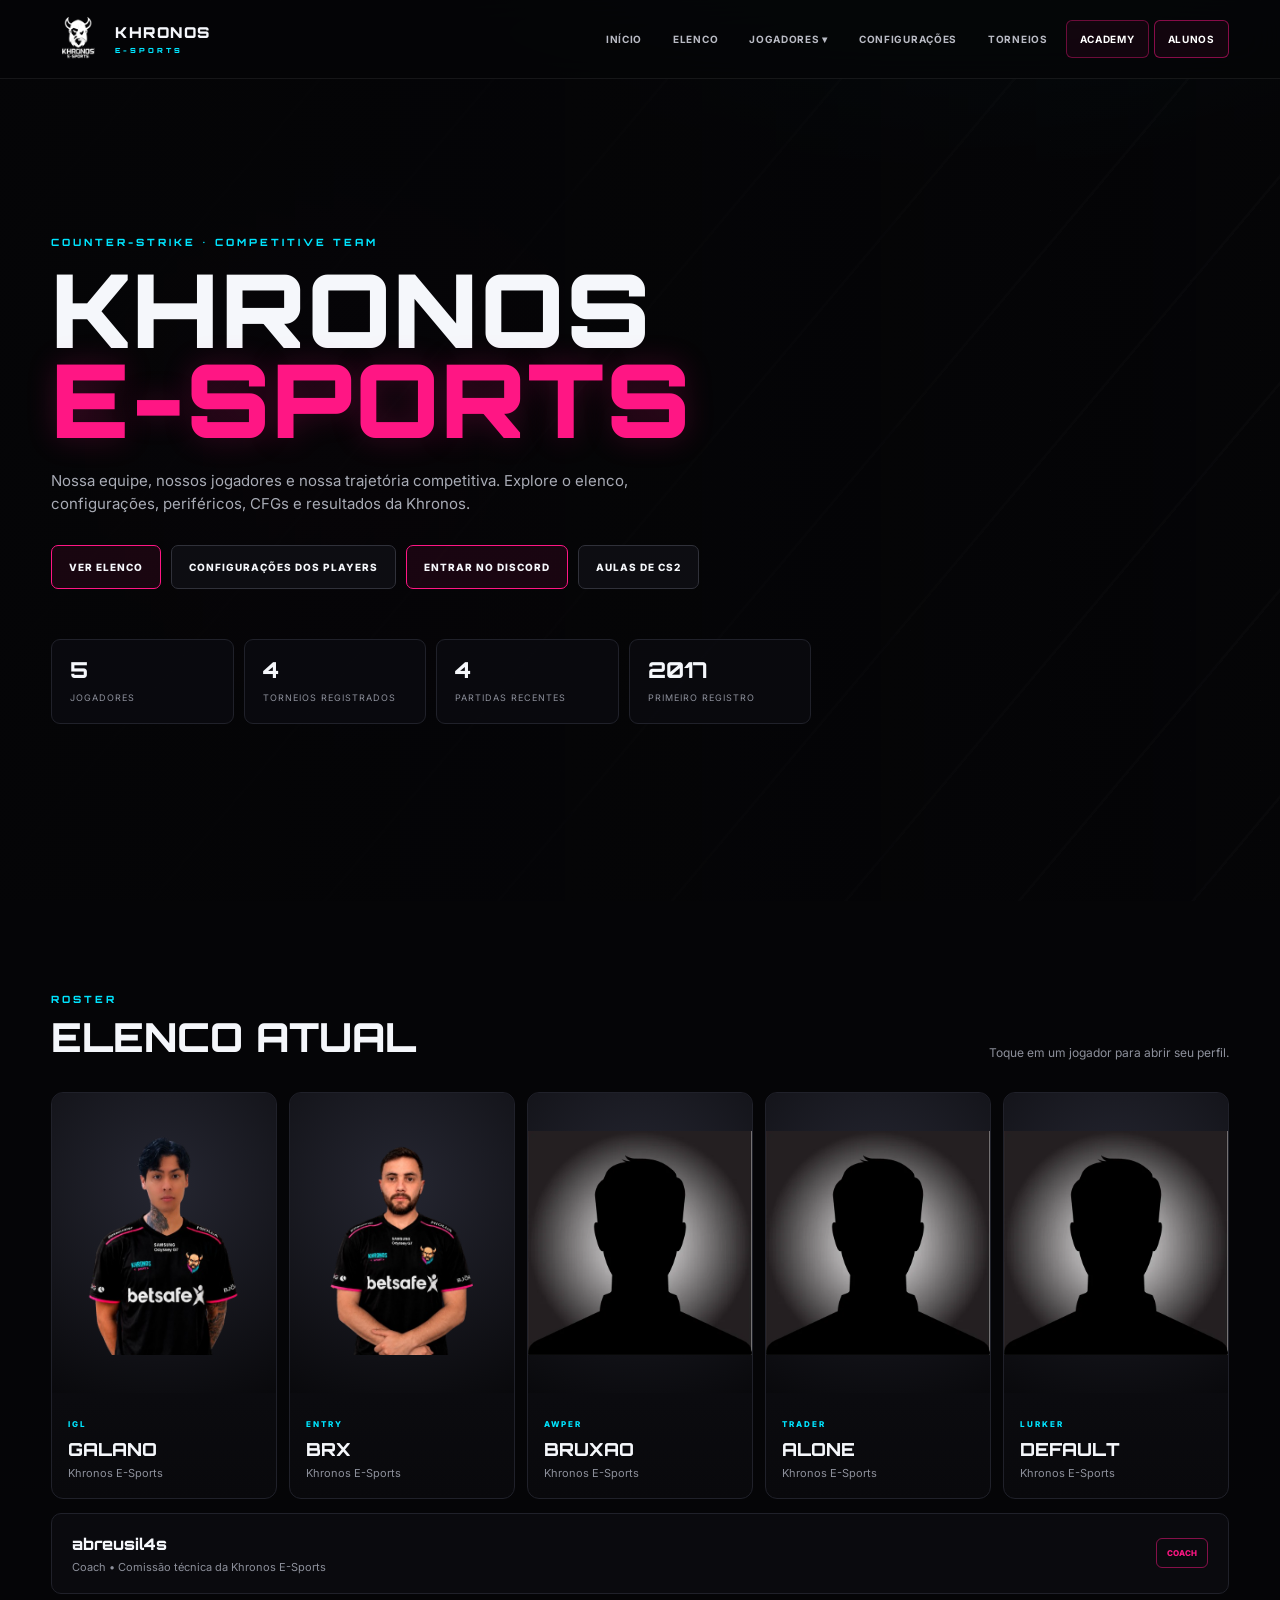
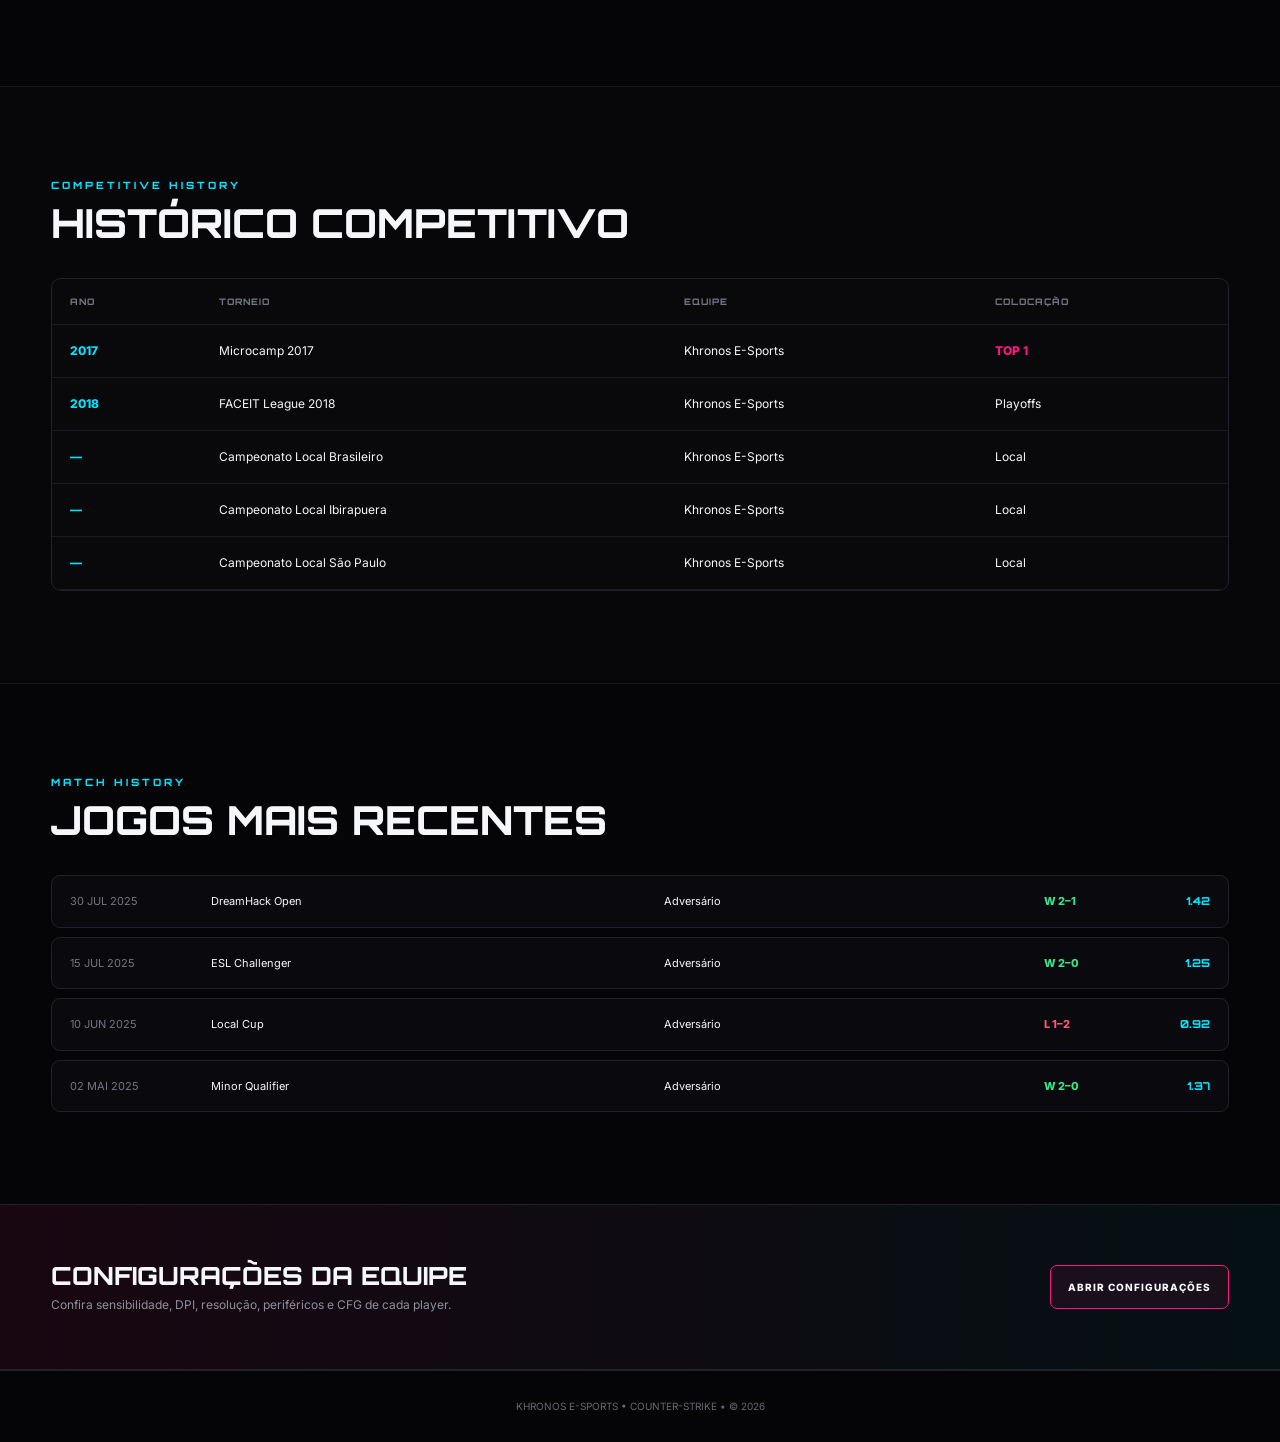
<file: index.html>
<!doctype html><html lang="pt-BR"><head><meta charset="utf-8"><meta name="viewport" content="width=device-width,initial-scale=1"><meta name="theme-color" content="#050507"><title>Khronos E-Sports | Khronos E-Sports</title><link rel="stylesheet" href="./style.css"></head><body>
<header class="nav"><div class="container nav-inner">
<a class="brand" href="./index.html"><img src="./assets/khronos-logo.png" alt="Khronos"><span class="brand-name">KHRONOS<span class="brand-sub">E-SPORTS</span></span></a>
<nav class="menu"><a href="./index.html">INÍCIO</a><a href="./index.html#elenco">ELENCO</a>
<div class="drop"><button>JOGADORES ▾</button><div class="dropdown">
<a href="./configs/galano.html">Galano</a><a href="./configs/brx.html">BRX</a><a href="./configs/bruxao.html">Bruxao</a><a href="./configs/alone.html">Alone</a><a href="./configs/default.html">Default</a>
</div></div><a href="./configs.html">CONFIGURAÇÕES</a><a href="./index.html#historico">TORNEIOS</a><a class="academy-link" href="./academy.html">ACADEMY</a><a class="students-link" href="./alunos.html">ALUNOS</a></nav></div></header>
<main>
<section class="hero"><div class="hero-lines"></div><div class="hero-grid"></div><div class="container hero-content">
<div class="kicker">COUNTER-STRIKE • COMPETITIVE TEAM</div><h1>KHRONOS<br><em>E-SPORTS</em></h1>
<p class="hero-copy">Nossa equipe, nossos jogadores e nossa trajetória competitiva. Explore o elenco, configurações, periféricos, CFGs e resultados da Khronos.</p>
<div class="actions"><a class="btn" href="#elenco">VER ELENCO</a><a class="btn alt" href="configs.html">CONFIGURAÇÕES DOS PLAYERS</a><a class="btn" href="https://discord.gg/7h7ZQSUXPe" target="_blank" rel="noopener noreferrer">ENTRAR NO DISCORD</a><a class="btn alt" href="https://www.superprof.com.br/aulas-cs2-igl-coach-24k-rating-venha-melhorar-com-ajuda-igl-realmente-manja-game.html" target="_blank" rel="noopener noreferrer">AULAS DE CS2</a></div>
<div class="stats"><div class="stat"><b>5</b><span>Jogadores</span></div><div class="stat"><b>4</b><span>Torneios registrados</span></div><div class="stat"><b>4</b><span>Partidas recentes</span></div><div class="stat"><b>2017</b><span>Primeiro registro</span></div></div>
</div></section>

<section id="elenco" class="section"><div class="container"><div class="heading"><div><div class="kicker">ROSTER</div><h2>ELENCO ATUAL</h2></div><p>Toque em um jogador para abrir seu perfil.</p></div>
<div class="players">
<a class="player" href="configs/galano.html"><div class="photo"><img src="assets/galano.png" alt="Galano"></div><div class="info"><span class="tag">IGL</span><h3>GALANO</h3><p>Khronos E-Sports</p></div></a>
<a class="player" href="configs/brx.html"><div class="photo"><img src="assets/brx.png" alt="BRX"></div><div class="info"><span class="tag">ENTRY</span><h3>BRX</h3><p>Khronos E-Sports</p></div></a>
<a class="player" href="configs/bruxao.html"><div class="photo"><img src="assets/placeholder.png" alt="Bruxao"></div><div class="info"><span class="tag">AWPER</span><h3>BRUXAO</h3><p>Khronos E-Sports</p></div></a>
<a class="player" href="configs/alone.html"><div class="photo"><img src="assets/placeholder.png" alt="Alone"></div><div class="info"><span class="tag">TRADER</span><h3>ALONE</h3><p>Khronos E-Sports</p></div></a>
<a class="player" href="configs/default.html"><div class="photo"><img src="assets/placeholder.png" alt="Default"></div><div class="info"><span class="tag">LURKER</span><h3>DEFAULT</h3><p>Khronos E-Sports</p></div></a>
</div>
<div class="coach"><div><b>abreusil4s</b><span>Coach • Comissão técnica da Khronos E-Sports</span></div><div class="badge">COACH</div></div>
</div></section>

<section id="historico" class="section alt"><div class="container"><div class="heading"><div><div class="kicker">COMPETITIVE HISTORY</div><h2>HISTÓRICO COMPETITIVO</h2></div></div>
<div class="table-wrap"><table class="table"><thead><tr><th>ANO</th><th>TORNEIO</th><th>EQUIPE</th><th>COLOCAÇÃO</th></tr></thead><tbody>
<tr><td>2017</td><td>Microcamp 2017</td><td>Khronos E-Sports</td><td class="top">TOP 1</td></tr>
<tr><td>2018</td><td>FACEIT League 2018</td><td>Khronos E-Sports</td><td>Playoffs</td></tr>
<tr><td>—</td><td>Campeonato Local Brasileiro</td><td>Khronos E-Sports</td><td>Local</td></tr>
<tr><td>—</td><td>Campeonato Local Ibirapuera</td><td>Khronos E-Sports</td><td>Local</td></tr>
<tr><td>—</td><td>Campeonato Local São Paulo</td><td>Khronos E-Sports</td><td>Local</td></tr>
</tbody></table></div></div></section>

<section id="jogos" class="section"><div class="container"><div class="heading"><div><div class="kicker">MATCH HISTORY</div><h2>JOGOS MAIS RECENTES</h2></div></div>
<div class="matches">
<div class="match"><div class="date">30 JUL 2025</div><div>DreamHack Open</div><div>Adversário</div><div class="result w">W 2–1</div><div class="rating">1.42</div></div>
<div class="match"><div class="date">15 JUL 2025</div><div>ESL Challenger</div><div>Adversário</div><div class="result w">W 2–0</div><div class="rating">1.25</div></div>
<div class="match"><div class="date">10 JUN 2025</div><div>Local Cup</div><div>Adversário</div><div class="result l">L 1–2</div><div class="rating">0.92</div></div>
<div class="match"><div class="date">02 MAI 2025</div><div>Minor Qualifier</div><div>Adversário</div><div class="result w">W 2–0</div><div class="rating">1.37</div></div>
</div></div></section>

<section class="cta-band"><div class="container cta-band-inner"><div><h2>CONFIGURAÇÕES DA EQUIPE</h2><p>Confira sensibilidade, DPI, resolução, periféricos e CFG de cada player.</p></div><a class="btn" href="configs.html">ABRIR CONFIGURAÇÕES</a></div></section>
</main>
<footer>KHRONOS E-SPORTS • COUNTER-STRIKE • © 2026</footer></body></html>
</file>
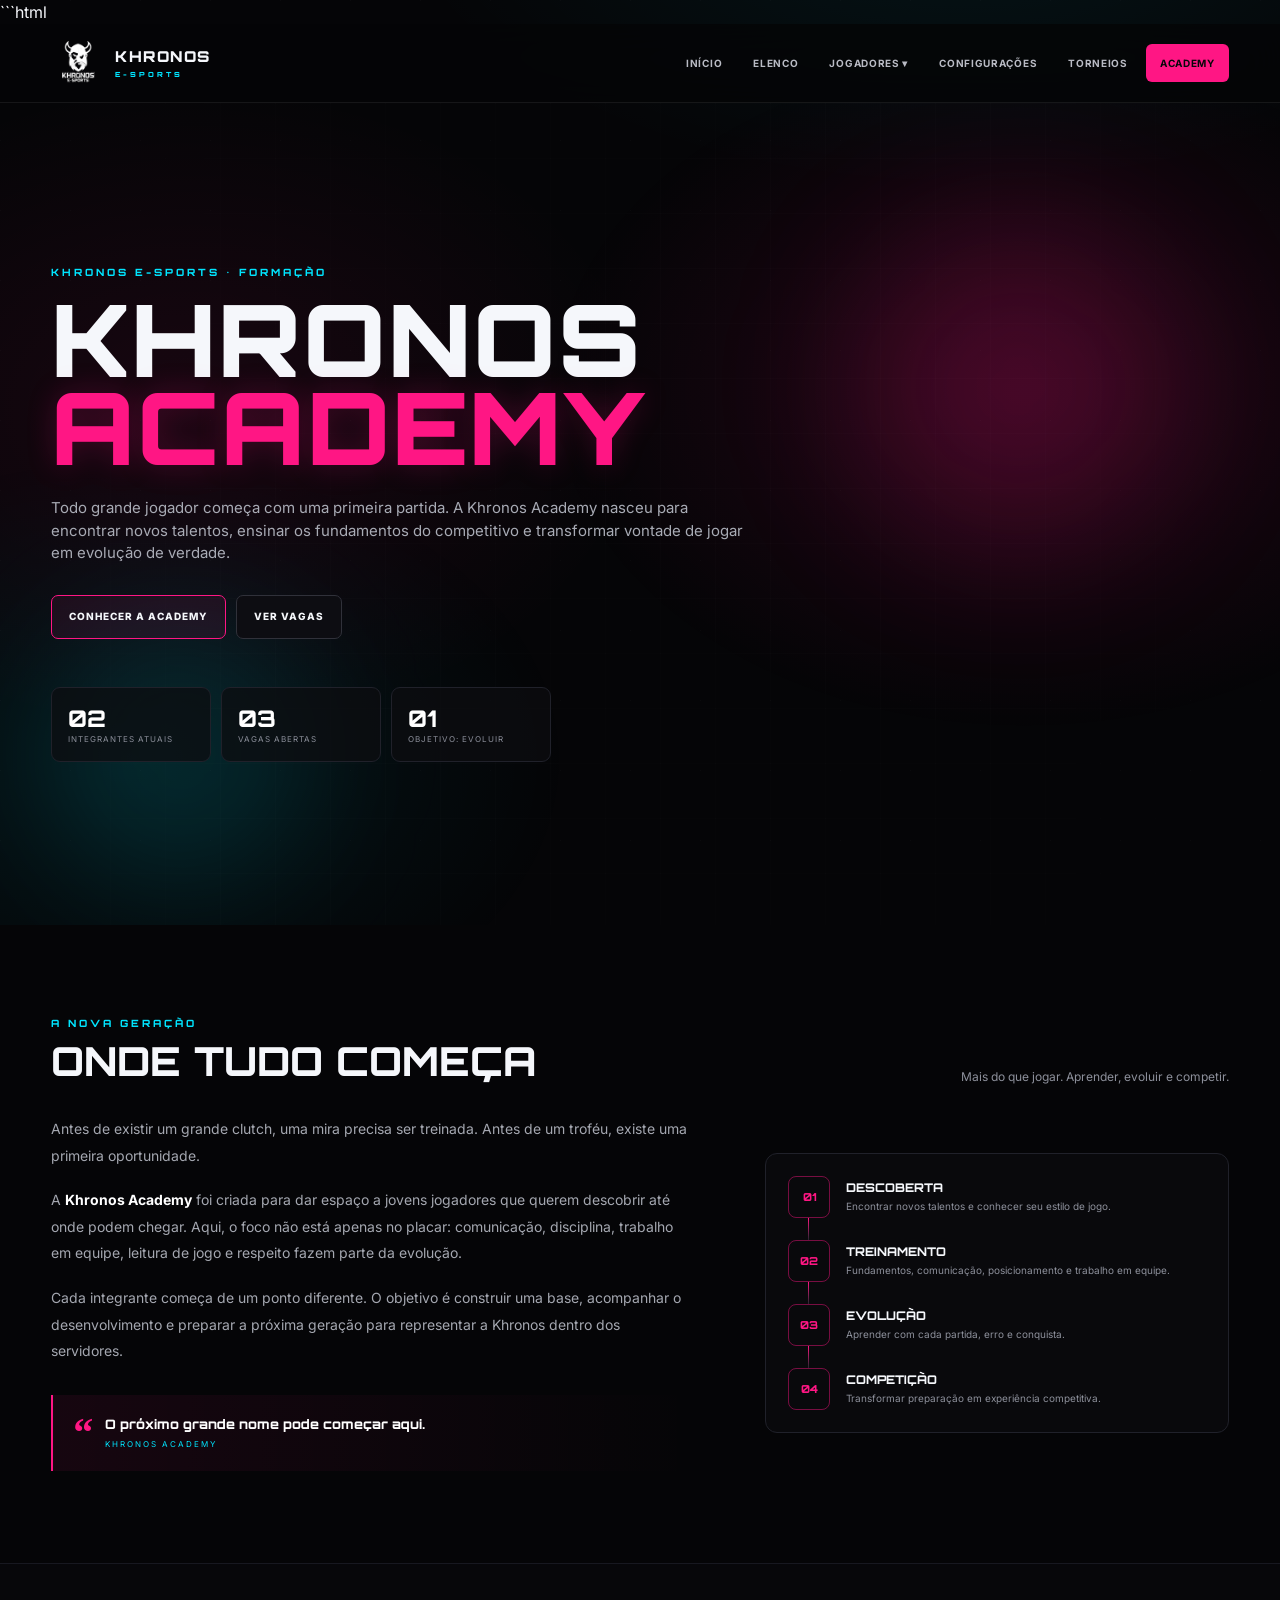
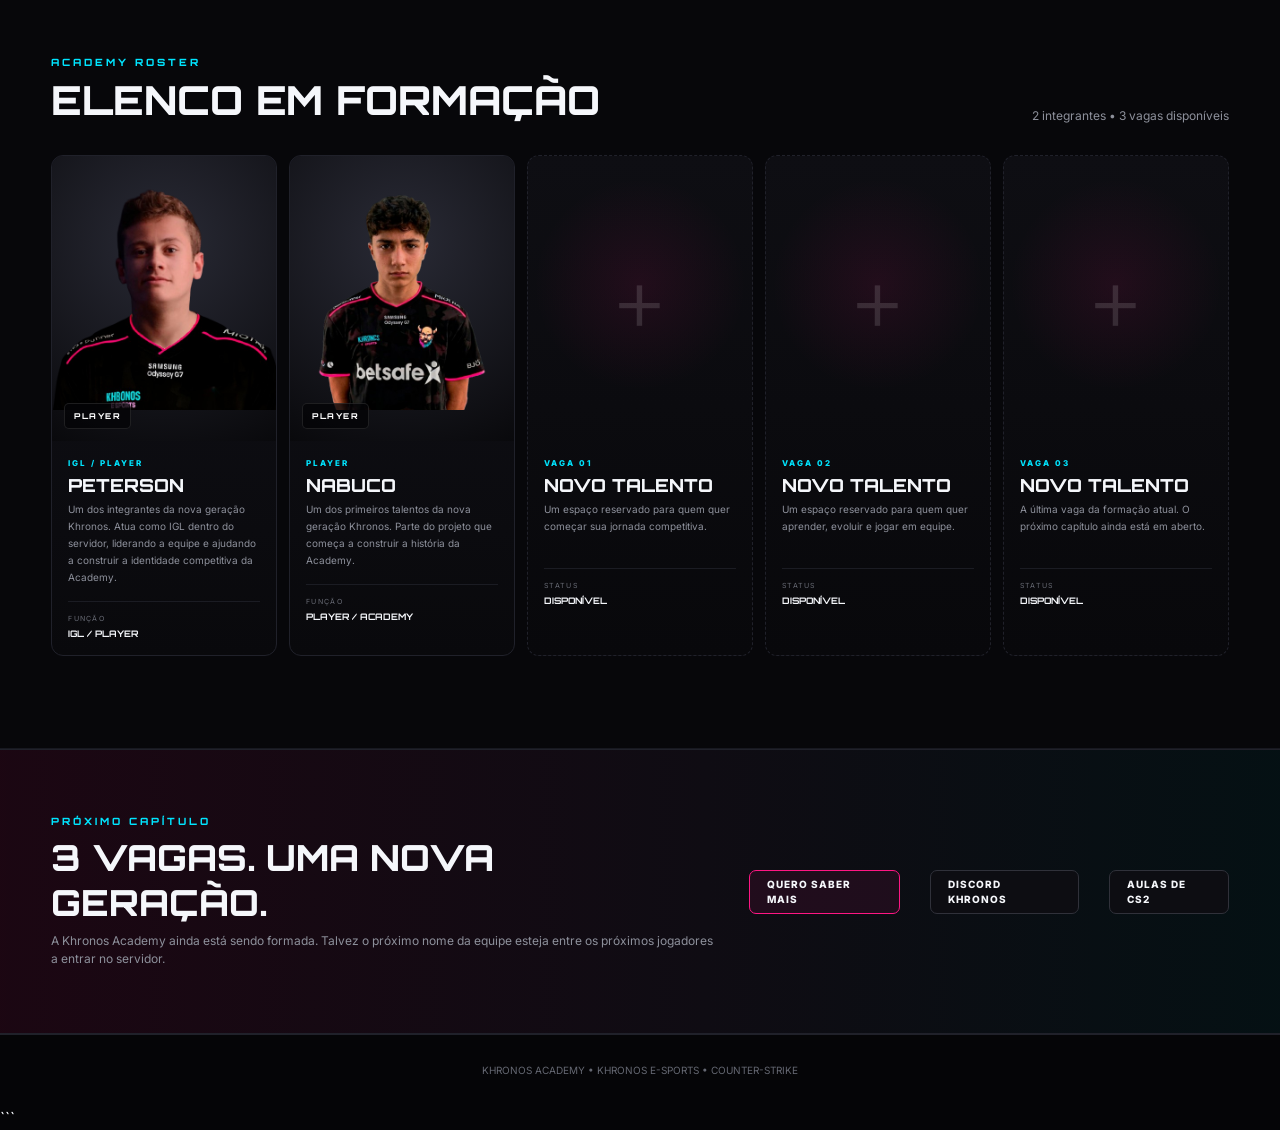
<file: academy.html>
```html
<!doctype html>
<html lang="pt-BR">
<head>
<meta charset="utf-8">
<meta name="viewport" content="width=device-width,initial-scale=1">
<meta name="theme-color" content="#050507">
<title>Khronos E-Sports | Academy</title>
<link rel="stylesheet" href="./style.css">
</head>
<body>
<header class="nav"><div class="container nav-inner">
<a class="brand" href="./index.html"><img src="./assets/khronos-logo.png" alt="Khronos"><span class="brand-name">KHRONOS<span class="brand-sub">E-SPORTS</span></span></a>
<nav class="menu">
<a href="./index.html">INÍCIO</a>
<a href="./index.html#elenco">ELENCO</a>
<div class="drop"><button>JOGADORES ▾</button><div class="dropdown">
<a href="./configs/galano.html">Galano</a><a href="./configs/brx.html">BRX</a><a href="./configs/bruxao.html">Bruxao</a><a href="./configs/alone.html">Alone</a><a href="./configs/default.html">Default</a>
</div></div>
<a href="./configs.html">CONFIGURAÇÕES</a>
<a href="./index.html#historico">TORNEIOS</a>
<a class="academy-link active" href="./academy.html">ACADEMY</a>
</nav></div></header>

<main>
<section class="academy-hero">
<div class="academy-glow academy-glow-pink"></div><div class="academy-glow academy-glow-cyan"></div>
<div class="academy-grid"></div>
<div class="container academy-hero-content">
<div class="kicker">KHRONOS E-SPORTS • FORMAÇÃO</div>
<h1>KHRONOS<br><em>ACADEMY</em></h1>
<p class="academy-lead">Todo grande jogador começa com uma primeira partida. A Khronos Academy nasceu para encontrar novos talentos, ensinar os fundamentos do competitivo e transformar vontade de jogar em evolução de verdade.</p>
<div class="academy-actions"><a class="btn" href="#historia">CONHECER A ACADEMY</a><a class="btn alt" href="#vagas">VER VAGAS</a></div>
<div class="academy-mini-stats"><div><b>02</b><span>Integrantes atuais</span></div><div><b>03</b><span>Vagas abertas</span></div><div><b>01</b><span>Objetivo: evoluir</span></div></div>
</div>
</section>

<section id="historia" class="section academy-story"><div class="container">
<div class="heading"><div><div class="kicker">A NOVA GERAÇÃO</div><h2>ONDE TUDO COMEÇA</h2></div><p>Mais do que jogar. Aprender, evoluir e competir.</p></div>
<div class="story-grid">
<div class="story-copy">
<p>Antes de existir um grande clutch, uma mira precisa ser treinada. Antes de um troféu, existe uma primeira oportunidade.</p>
<p>A <strong>Khronos Academy</strong> foi criada para dar espaço a jovens jogadores que querem descobrir até onde podem chegar. Aqui, o foco não está apenas no placar: comunicação, disciplina, trabalho em equipe, leitura de jogo e respeito fazem parte da evolução.</p>
<p>Cada integrante começa de um ponto diferente. O objetivo é construir uma base, acompanhar o desenvolvimento e preparar a próxima geração para representar a Khronos dentro dos servidores.</p>
<div class="story-quote"><span>“</span><div><strong>O próximo grande nome pode começar aqui.</strong><small>KHRONOS ACADEMY</small></div></div>
</div>
<div class="journey">
<div class="journey-step"><b>01</b><div><strong>DESCOBERTA</strong><span>Encontrar novos talentos e conhecer seu estilo de jogo.</span></div></div>
<div class="journey-line"></div>
<div class="journey-step"><b>02</b><div><strong>TREINAMENTO</strong><span>Fundamentos, comunicação, posicionamento e trabalho em equipe.</span></div></div>
<div class="journey-line"></div>
<div class="journey-step"><b>03</b><div><strong>EVOLUÇÃO</strong><span>Aprender com cada partida, erro e conquista.</span></div></div>
<div class="journey-line"></div>
<div class="journey-step"><b>04</b><div><strong>COMPETIÇÃO</strong><span>Transformar preparação em experiência competitiva.</span></div></div>
</div>
</div></div></section>

<section class="section alt academy-roster"><div class="container">
<div class="heading"><div><div class="kicker">ACADEMY ROSTER</div><h2>ELENCO EM FORMAÇÃO</h2></div><p>2 integrantes • 3 vagas disponíveis</p></div>
<div class="academy-cards">

<article class="academy-card player-card">
<div class="academy-photo">
<img src="./assets/peterson.png" alt="Peterson">
<span class="photo-label">PLAYER</span>
</div>
<div class="academy-card-body">
<span class="tag">IGL / PLAYER</span>
<h3>PETERSON</h3>
<p>Um dos integrantes da nova geração Khronos. Atua como IGL dentro do servidor, liderando a equipe e ajudando a construir a identidade competitiva da Academy.</p>
<div class="role-line">
<span>FUNÇÃO</span>
<b>IGL / PLAYER</b>
</div>
</div>
</article>

<article class="academy-card player-card">
<div class="academy-photo"><img src="./assets/nabuco.png" alt="Nabuco"><span class="photo-label">PLAYER</span></div>
<div class="academy-card-body"><span class="tag">PLAYER</span><h3>NABUCO</h3><p>Um dos primeiros talentos da nova geração Khronos. Parte do projeto que começa a construir a história da Academy.</p><div class="role-line"><span>FUNÇÃO</span><b>PLAYER / ACADEMY</b></div></div></article>

<article class="academy-card vacancy"><div class="vacancy-mark">+</div><div class="academy-card-body"><span class="tag">VAGA 01</span><h3>NOVO TALENTO</h3><p>Um espaço reservado para quem quer começar sua jornada competitiva.</p><div class="role-line"><span>STATUS</span><b>DISPONÍVEL</b></div></div></article>

<article class="academy-card vacancy"><div class="vacancy-mark">+</div><div class="academy-card-body"><span class="tag">VAGA 02</span><h3>NOVO TALENTO</h3><p>Um espaço reservado para quem quer aprender, evoluir e jogar em equipe.</p><div class="role-line"><span>STATUS</span><b>DISPONÍVEL</b></div></div></article>

<article class="academy-card vacancy"><div class="vacancy-mark">+</div><div class="academy-card-body"><span class="tag">VAGA 03</span><h3>NOVO TALENTO</h3><p>A última vaga da formação atual. O próximo capítulo ainda está em aberto.</p><div class="role-line"><span>STATUS</span><b>DISPONÍVEL</b></div></div></article>

</div>
</div></section>

<section id="vagas" class="academy-cta"><div class="container academy-cta-inner"><div><div class="kicker">PRÓXIMO CAPÍTULO</div><h2>3 VAGAS. UMA NOVA GERAÇÃO.</h2><p>A Khronos Academy ainda está sendo formada. Talvez o próximo nome da equipe esteja entre os próximos jogadores a entrar no servidor.</p></div><a class="btn" href="https://discord.gg/jfx3CEWX7y" target="_blank" rel="noopener noreferrer">QUERO SABER MAIS</a><a class="btn alt" href="https://discord.gg/7h7ZQSUXPe" target="_blank" rel="noopener noreferrer">DISCORD KHRONOS</a><a class="btn alt" href="https://www.superprof.com.br/aulas-cs2-igl-coach-24k-rating-venha-melhorar-com-ajuda-igl-realmente-manja-game.html" target="_blank" rel="noopener noreferrer">AULAS DE CS2</a></div></section>
</main>

<footer>KHRONOS ACADEMY • KHRONOS E-SPORTS • COUNTER-STRIKE</footer>
</body>
</html>
```
</file>
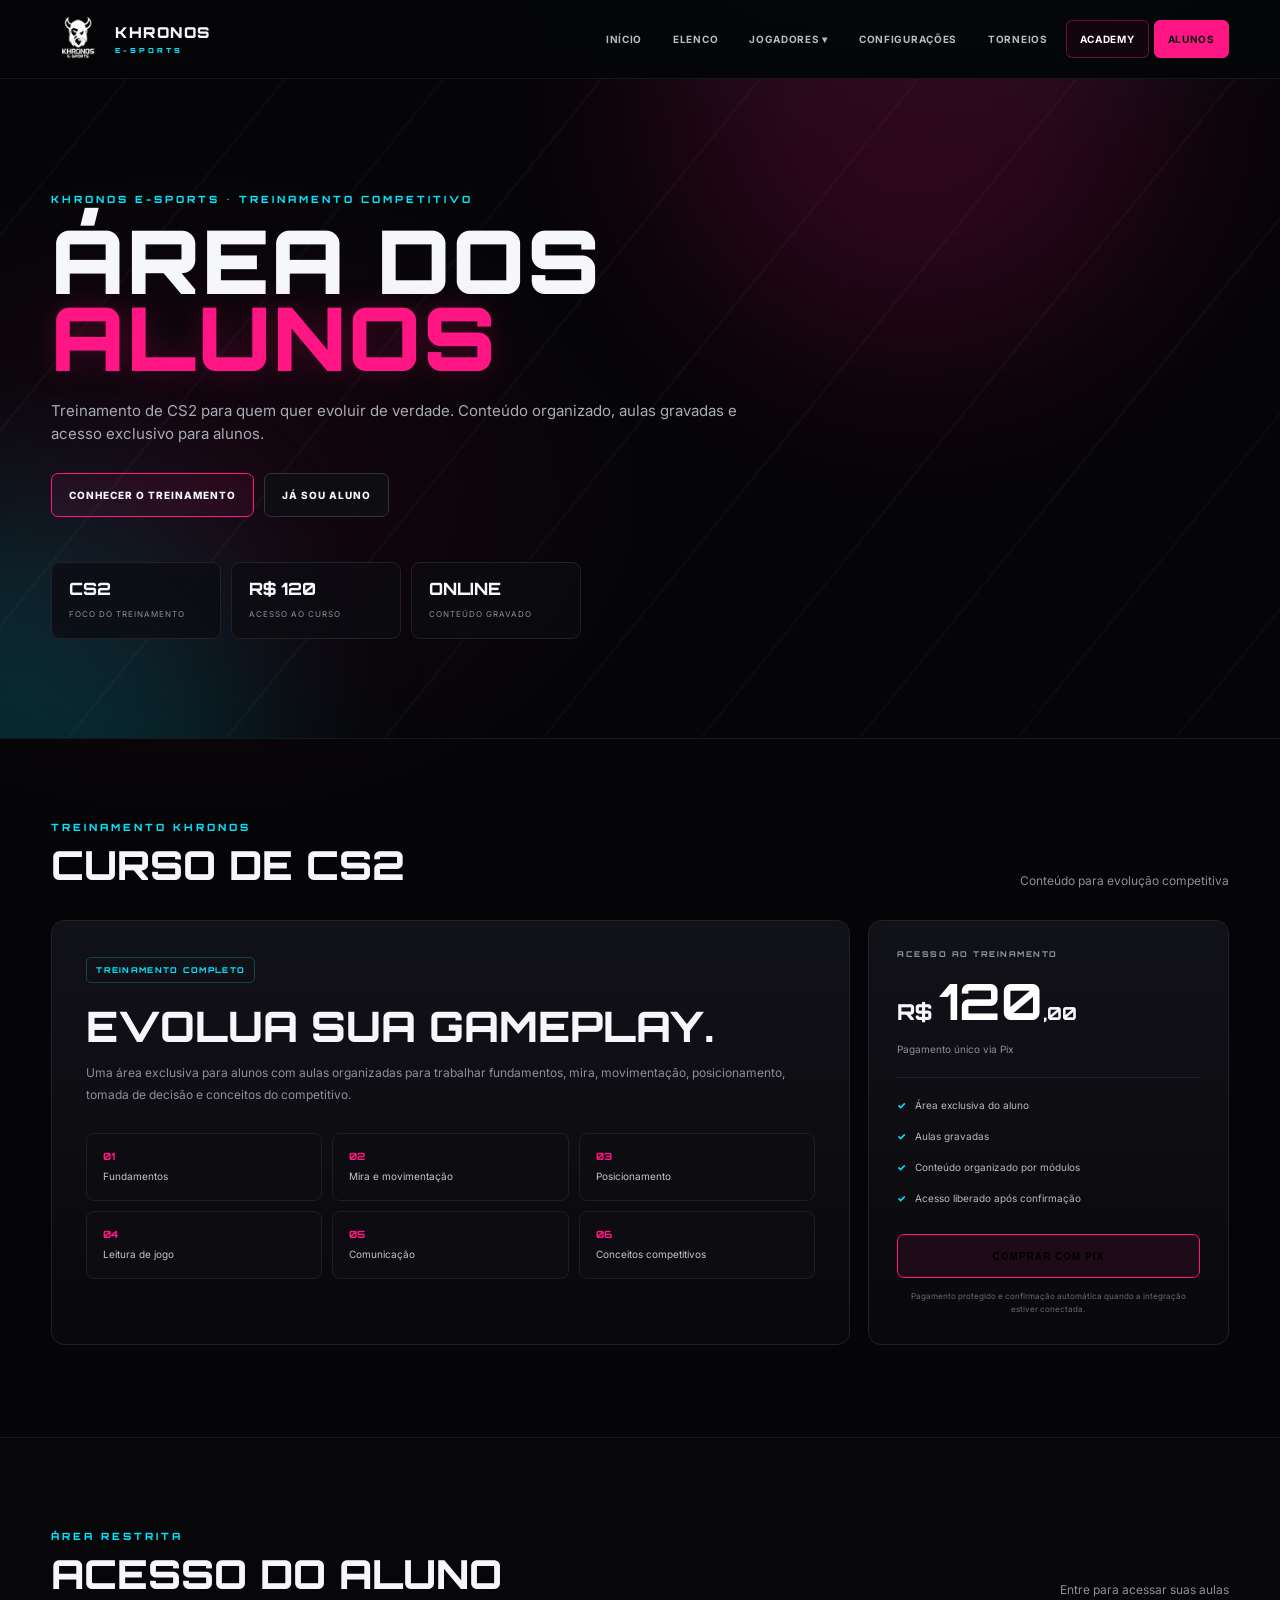
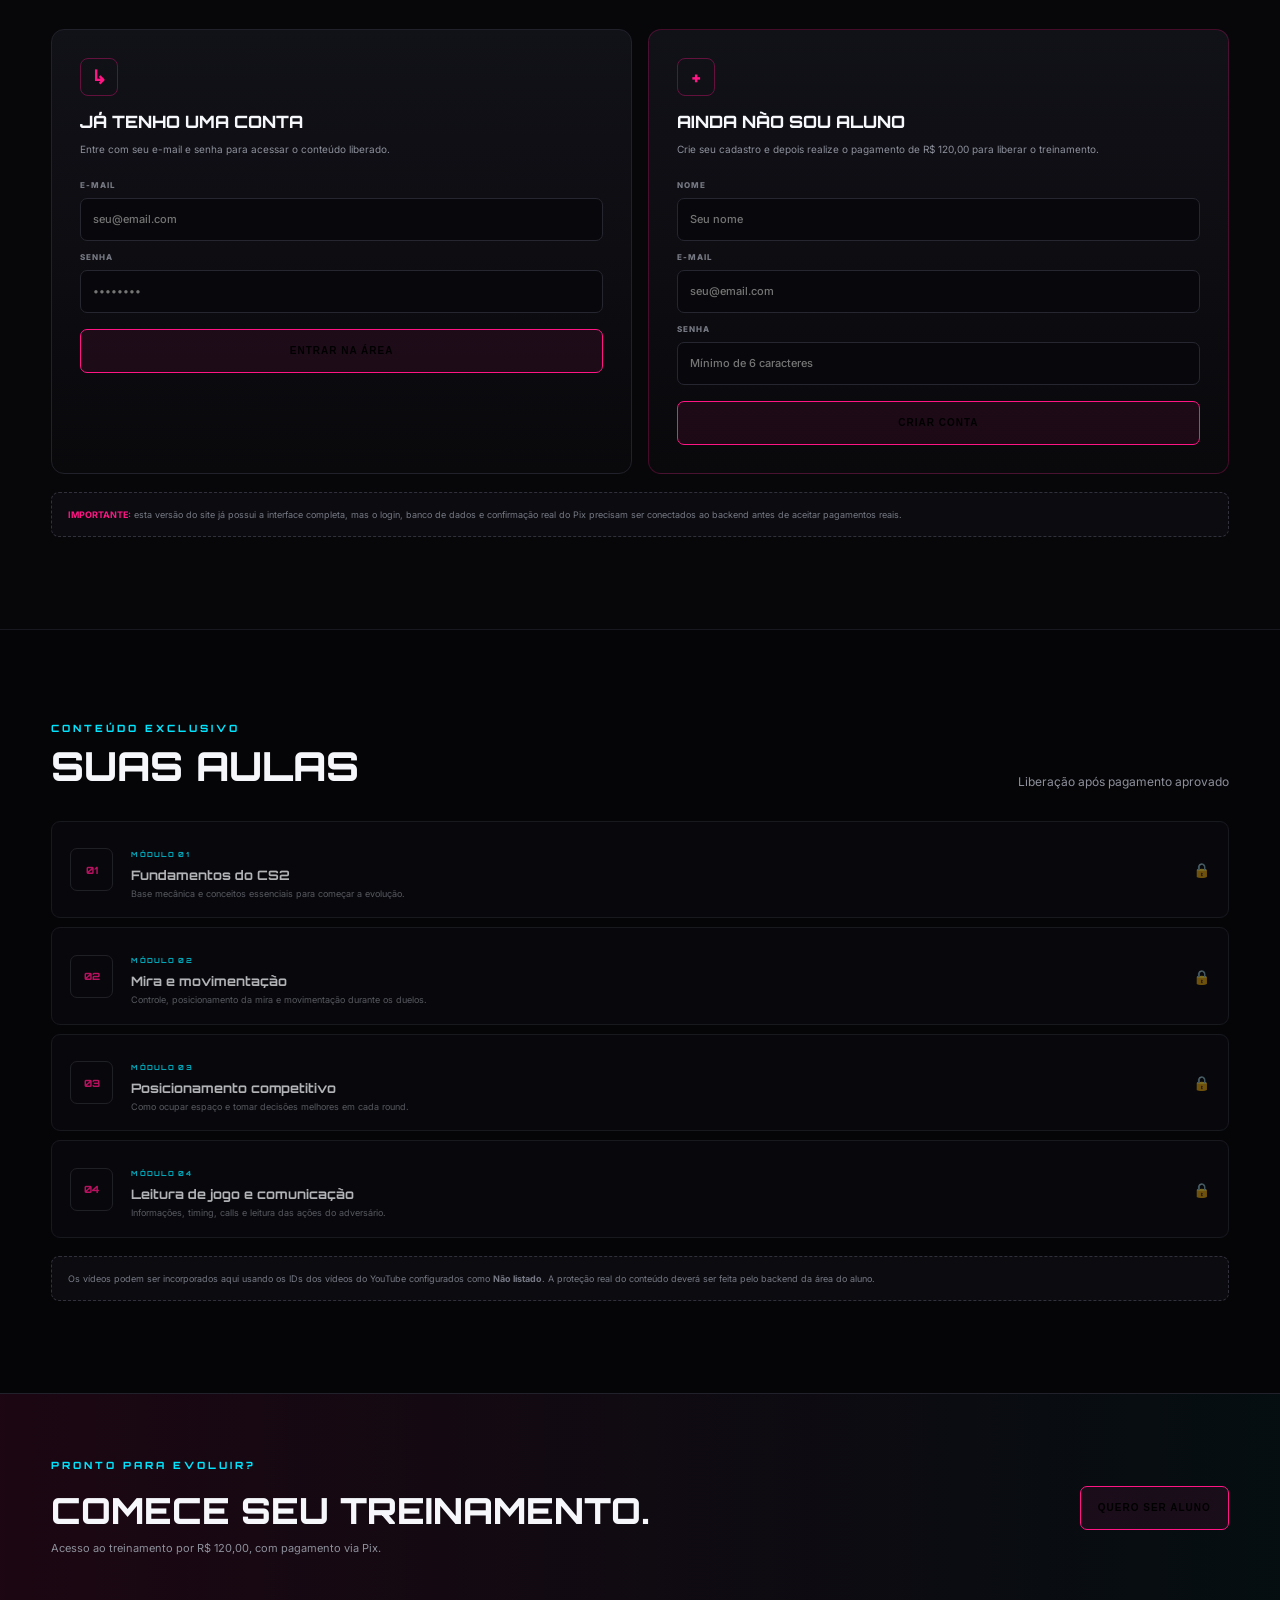
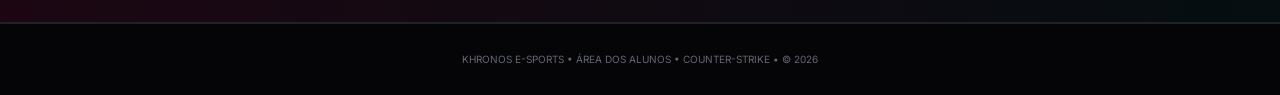
<file: alunos.html>
<!doctype html>
<html lang="pt-BR">
<head>
<meta charset="utf-8">
<meta name="viewport" content="width=device-width,initial-scale=1">
<meta name="theme-color" content="#050507">
<meta name="description" content="Área de alunos Khronos E-Sports — treinamento competitivo de CS2.">
<title>Khronos E-Sports | Alunos</title>
<link rel="stylesheet" href="./style.css">
</head>
<body>
<header class="nav">
  <div class="container nav-inner">
    <a class="brand" href="./index.html">
      <img src="./assets/khronos-logo.png" alt="Khronos">
      <span class="brand-name">KHRONOS<span class="brand-sub">E-SPORTS</span></span>
    </a>
    <nav class="menu">
      <a href="./index.html">INÍCIO</a>
      <a href="./index.html#elenco">ELENCO</a>
      <div class="drop"><button>JOGADORES ▾</button><div class="dropdown">
        <a href="./configs/galano.html">Galano</a><a href="./configs/brx.html">BRX</a><a href="./configs/bruxao.html">Bruxao</a><a href="./configs/alone.html">Alone</a><a href="./configs/default.html">Default</a>
      </div></div>
      <a href="./configs.html">CONFIGURAÇÕES</a>
      <a href="./index.html#historico">TORNEIOS</a>
      <a class="academy-link" href="./academy.html">ACADEMY</a>
      <a class="students-link active" href="./alunos.html">ALUNOS</a>
    </nav>
  </div>
</header>

<main>
<section class="students-hero">
  <div class="students-hero-lines"></div>
  <div class="students-glow pink"></div><div class="students-glow cyan"></div>
  <div class="container students-hero-content">
    <div class="kicker">KHRONOS E-SPORTS • TREINAMENTO COMPETITIVO</div>
    <h1>ÁREA DOS<br><em>ALUNOS</em></h1>
    <p class="students-lead">Treinamento de CS2 para quem quer evoluir de verdade. Conteúdo organizado, aulas gravadas e acesso exclusivo para alunos.</p>
    <div class="students-actions">
      <a class="btn" href="#curso">CONHECER O TREINAMENTO</a>
      <a class="btn alt" href="#acesso">JÁ SOU ALUNO</a>
    </div>
    <div class="student-stats">
      <div><b>CS2</b><span>Foco do treinamento</span></div>
      <div><b>R$ 120</b><span>Acesso ao curso</span></div>
      <div><b>ONLINE</b><span>Conteúdo gravado</span></div>
    </div>
  </div>
</section>

<section id="curso" class="section student-course">
  <div class="container">
    <div class="heading"><div><div class="kicker">TREINAMENTO KHRONOS</div><h2>CURSO DE CS2</h2></div><p>Conteúdo para evolução competitiva</p></div>
    <div class="course-layout">
      <div class="course-info">
        <span class="course-badge">TREINAMENTO COMPLETO</span>
        <h3>EVOLUA SUA GAMEPLAY.</h3>
        <p>Uma área exclusiva para alunos com aulas organizadas para trabalhar fundamentos, mira, movimentação, posicionamento, tomada de decisão e conceitos do competitivo.</p>
        <div class="feature-grid">
          <div><strong>01</strong><span>Fundamentos</span></div>
          <div><strong>02</strong><span>Mira e movimentação</span></div>
          <div><strong>03</strong><span>Posicionamento</span></div>
          <div><strong>04</strong><span>Leitura de jogo</span></div>
          <div><strong>05</strong><span>Comunicação</span></div>
          <div><strong>06</strong><span>Conceitos competitivos</span></div>
        </div>
      </div>
      <aside class="course-buy">
        <div class="price-label">ACESSO AO TREINAMENTO</div>
        <div class="price">R$ <strong>120</strong><small>,00</small></div>
        <div class="price-note">Pagamento único via Pix</div>
        <ul class="check-list">
          <li>Área exclusiva do aluno</li>
          <li>Aulas gravadas</li>
          <li>Conteúdo organizado por módulos</li>
          <li>Acesso liberado após confirmação</li>
        </ul>
        <button class="btn buy-btn" type="button" onclick="openPayment()">COMPRAR COM PIX</button>
        <p class="secure-note">Pagamento protegido e confirmação automática quando a integração estiver conectada.</p>
      </aside>
    </div>
  </div>
</section>

<section id="acesso" class="section alt student-access">
  <div class="container">
    <div class="heading"><div><div class="kicker">ÁREA RESTRITA</div><h2>ACESSO DO ALUNO</h2></div><p>Entre para acessar suas aulas</p></div>
    <div class="access-grid">
      <div class="access-card">
        <span class="access-icon">↳</span>
        <h3>JÁ TENHO UMA CONTA</h3>
        <p>Entre com seu e-mail e senha para acessar o conteúdo liberado.</p>
        <form onsubmit="demoLogin(event)">
          <label>E-MAIL</label><input type="email" required placeholder="seu@email.com">
          <label>SENHA</label><input type="password" required placeholder="••••••••">
          <button class="btn" type="submit">ENTRAR NA ÁREA</button>
        </form>
      </div>
      <div class="access-card register-card">
        <span class="access-icon">+</span>
        <h3>AINDA NÃO SOU ALUNO</h3>
        <p>Crie seu cadastro e depois realize o pagamento de R$ 120,00 para liberar o treinamento.</p>
        <form onsubmit="demoRegister(event)">
          <label>NOME</label><input type="text" required placeholder="Seu nome">
          <label>E-MAIL</label><input type="email" required placeholder="seu@email.com">
          <label>SENHA</label><input type="password" minlength="6" required placeholder="Mínimo de 6 caracteres">
          <button class="btn" type="submit">CRIAR CONTA</button>
        </form>
      </div>
    </div>
    <div class="demo-notice"><strong>IMPORTANTE:</strong> esta versão do site já possui a interface completa, mas o login, banco de dados e confirmação real do Pix precisam ser conectados ao backend antes de aceitar pagamentos reais.</div>
  </div>
</section>

<section class="section student-lessons">
  <div class="container">
    <div class="heading"><div><div class="kicker">CONTEÚDO EXCLUSIVO</div><h2>SUAS AULAS</h2></div><p>Liberação após pagamento aprovado</p></div>
    <div class="lesson-list">
      <article class="lesson locked"><div class="lesson-number">01</div><div class="lesson-main"><span>MÓDULO 01</span><h3>Fundamentos do CS2</h3><p>Base mecânica e conceitos essenciais para começar a evolução.</p></div><div class="lock">🔒</div></article>
      <article class="lesson locked"><div class="lesson-number">02</div><div class="lesson-main"><span>MÓDULO 02</span><h3>Mira e movimentação</h3><p>Controle, posicionamento da mira e movimentação durante os duelos.</p></div><div class="lock">🔒</div></article>
      <article class="lesson locked"><div class="lesson-number">03</div><div class="lesson-main"><span>MÓDULO 03</span><h3>Posicionamento competitivo</h3><p>Como ocupar espaço e tomar decisões melhores em cada round.</p></div><div class="lock">🔒</div></article>
      <article class="lesson locked"><div class="lesson-number">04</div><div class="lesson-main"><span>MÓDULO 04</span><h3>Leitura de jogo e comunicação</h3><p>Informações, timing, calls e leitura das ações do adversário.</p></div><div class="lock">🔒</div></article>
    </div>
    <div class="lesson-note">Os vídeos podem ser incorporados aqui usando os IDs dos vídeos do YouTube configurados como <strong>Não listado</strong>. A proteção real do conteúdo deverá ser feita pelo backend da área do aluno.</div>
  </div>
</section>

<section class="student-cta"><div class="container student-cta-inner"><div><div class="kicker">PRONTO PARA EVOLUIR?</div><h2>COMECE SEU TREINAMENTO.</h2><p>Acesso ao treinamento por R$ 120,00, com pagamento via Pix.</p></div><button class="btn" onclick="openPayment()">QUERO SER ALUNO</button></div></section>
</main>

<div id="paymentModal" class="modal" aria-hidden="true">
  <div class="modal-backdrop" onclick="closePayment()"></div>
  <div class="modal-card">
    <button class="modal-close" onclick="closePayment()" aria-label="Fechar">×</button>
    <div class="kicker">KHRONOS E-SPORTS • PAGAMENTO</div>
    <h2>COMPRAR TREINAMENTO</h2>
    <p class="modal-description">Valor do treinamento: <strong>R$ 120,00</strong></p>
    <div class="pix-placeholder"><div class="pix-mark">PIX</div><span>QR CODE</span><small>Será gerado pelo servidor de pagamento</small></div>
    <div class="pix-copy"><span>PIX COPIA E COLA</span><div>O código será disponibilizado após a integração com o Mercado Pago.</div></div>
    <button class="btn" onclick="showIntegrationMessage()">GERAR PAGAMENTO DE R$ 120</button>
    <p id="paymentMessage" class="payment-message"></p>
  </div>
</div>

<footer>KHRONOS E-SPORTS • ÁREA DOS ALUNOS • COUNTER-STRIKE • © 2026</footer>
<script>
function openPayment(){const m=document.getElementById('paymentModal');m.classList.add('open');m.setAttribute('aria-hidden','false');document.body.classList.add('modal-open');}
function closePayment(){const m=document.getElementById('paymentModal');m.classList.remove('open');m.setAttribute('aria-hidden','true');document.body.classList.remove('modal-open');}
function showIntegrationMessage(){document.getElementById('paymentMessage').textContent='A interface está pronta. Para gerar um QR Code Pix real e liberar automaticamente as aulas, conecte este botão ao backend/Mercado Pago.';}
function demoLogin(e){e.preventDefault();alert('A interface de login está pronta. O acesso real será validado pelo backend.');}
function demoRegister(e){e.preventDefault();alert('Cadastro visual concluído. Para salvar a conta e liberar o curso após o Pix, é necessário conectar o backend.');}
document.addEventListener('keydown',e=>{if(e.key==='Escape')closePayment();});
</script>
</body>
</html>
</file>
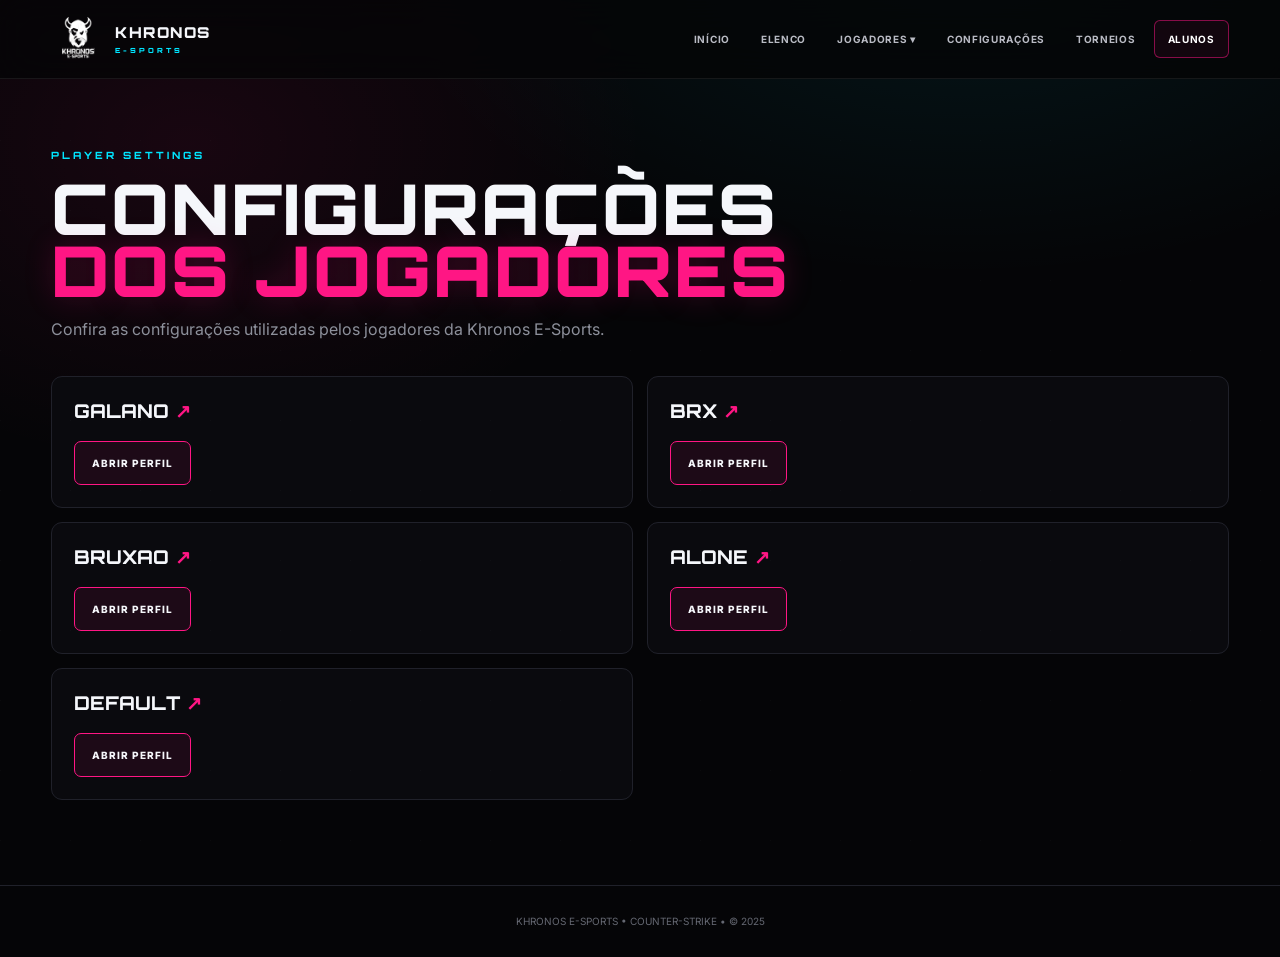
<file: configs.html>
<!doctype html>
<html lang="pt-BR">
<head>
  <meta charset="utf-8">
  <meta name="viewport" content="width=device-width, initial-scale=1">
  <meta name="theme-color" content="#050507">

  <title>Configurações | Khronos E-Sports</title>

  <!-- CSS principal do site -->
  <link rel="stylesheet" href="style.css">
</head>

<body>

  <!-- NAVEGAÇÃO -->
  <header class="nav">
    <div class="container nav-inner">

      <a class="brand" href="index.html">
        <img src="assets/khronos-logo.png" alt="Khronos">

        <span class="brand-name">
          KHRONOS
          <span class="brand-sub">E-SPORTS</span>
        </span>
      </a>

      <nav class="menu">

        <a href="index.html">INÍCIO</a>

        <a href="index.html#elenco">ELENCO</a>

        <div class="drop">
          <button>JOGADORES ▾</button>

          <div class="dropdown">
            <a href="configs/galano.html">Galano</a>
            <a href="configs/brx.html">BRX</a>
            <a href="configs/bruxao.html">Bruxao</a>
            <a href="configs/alone.html">Alone</a>
            <a href="configs/default.html">Default</a>
          </div>
        </div>

        <a href="configs.html">CONFIGURAÇÕES</a>

        <a href="index.html#historico">TORNEIOS</a>
        <a class="students-link" href="alunos.html">ALUNOS</a>

      </nav>

    </div>
  </header>


  <!-- CONTEÚDO PRINCIPAL -->
  <main>

    <section class="container config-head">

      <div class="kicker">
        PLAYER SETTINGS
      </div>

      <h1>
        CONFIGURAÇÕES<br>
        <em style="color:var(--pink);font-style:normal">
          DOS JOGADORES
        </em>
      </h1>

      <p>
        Confira as configurações utilizadas pelos jogadores da Khronos E-Sports.
      </p>

    </section>


    <!-- CARDS DOS JOGADORES -->
    <section class="container config-grid">

      <a class="config-card" href="configs/galano.html">
        <h2>
          GALANO <span>↗</span>
        </h2>

        <span class="btn">
          ABRIR PERFIL
        </span>
      </a>


      <a class="config-card" href="configs/brx.html">
        <h2>
          BRX <span>↗</span>
        </h2>

        <span class="btn">
          ABRIR PERFIL
        </span>
      </a>


      <a class="config-card" href="configs/bruxao.html">
        <h2>
          BRUXAO <span>↗</span>
        </h2>

        <span class="btn">
          ABRIR PERFIL
        </span>
      </a>


      <a class="config-card" href="configs/alone.html">
        <h2>
          ALONE <span>↗</span>
        </h2>

        <span class="btn">
          ABRIR PERFIL
        </span>
      </a>


      <a class="config-card" href="configs/default.html">
        <h2>
          DEFAULT <span>↗</span>
        </h2>

        <span class="btn">
          ABRIR PERFIL
        </span>
      </a>

    </section>

  </main>


  <!-- RODAPÉ -->
  <footer>
    KHRONOS E-SPORTS • COUNTER-STRIKE • © 2025
  </footer>

</body>
</html>
</file>
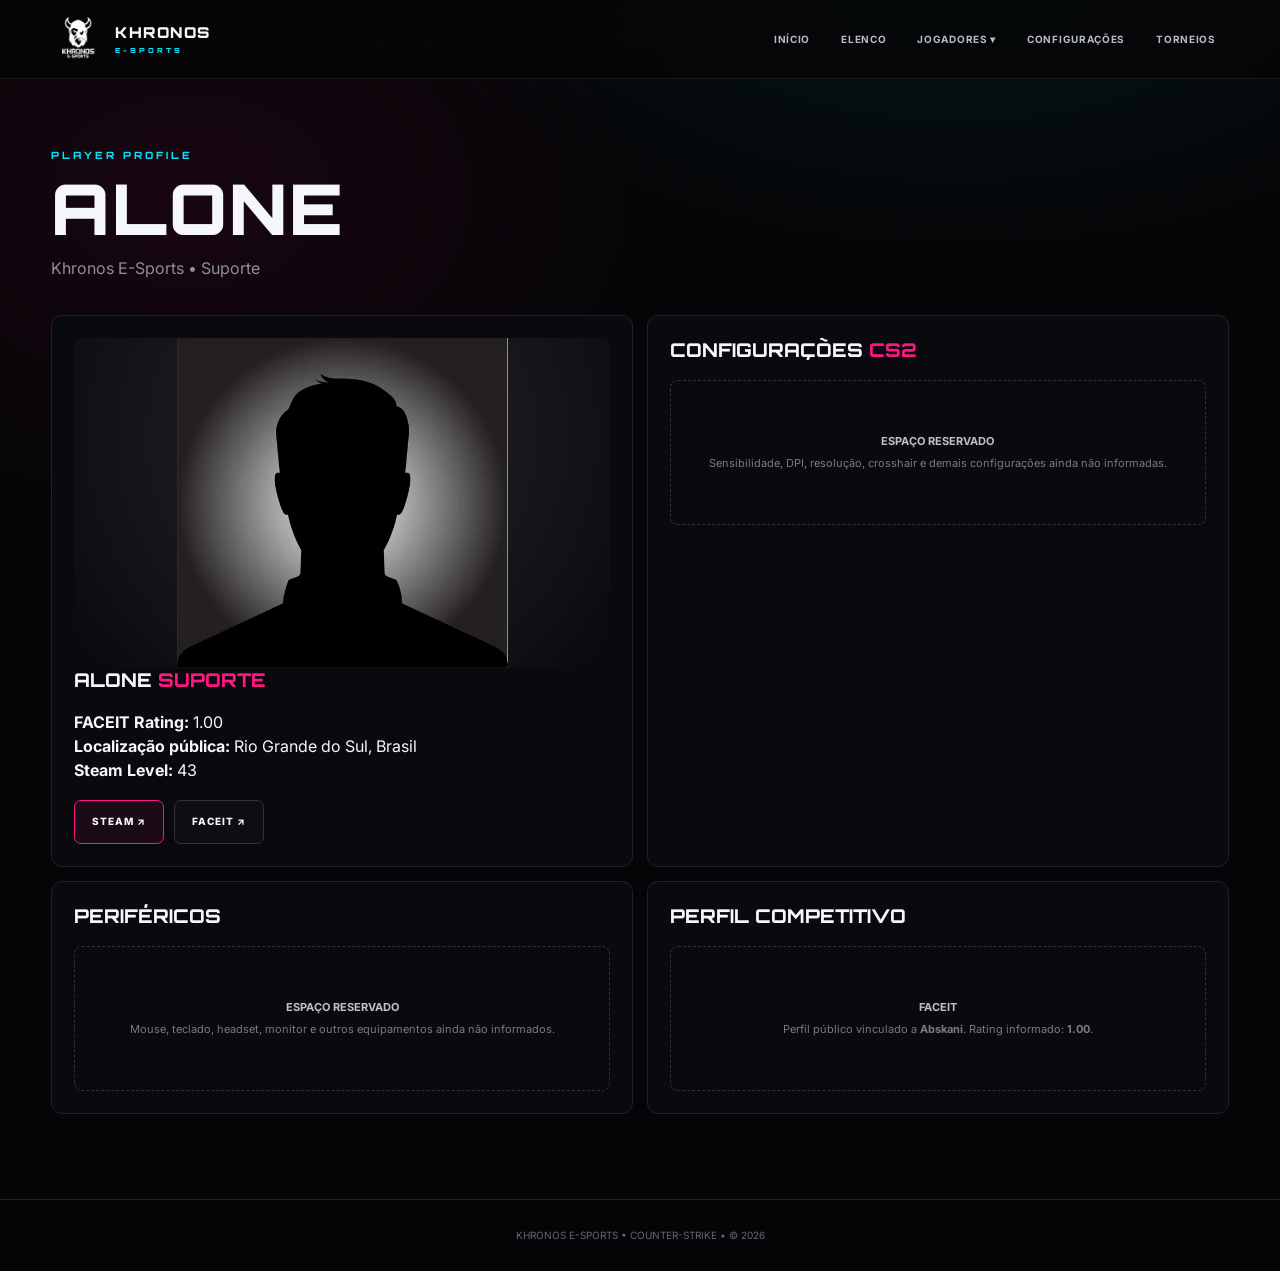
<file: configs/alone.html>
<!doctype html><html lang="pt-BR"><head><meta charset="utf-8"><meta name="viewport" content="width=device-width,initial-scale=1"><meta name="theme-color" content="#050507"><title>Alone — Perfil | Khronos E-Sports</title><link rel="stylesheet" href="../style.css"></head><body>
<header class="nav"><div class="container nav-inner"><a class="brand" href="../index.html"><img src="../assets/khronos-logo.png" alt="Khronos"><span class="brand-name">KHRONOS<span class="brand-sub">E-SPORTS</span></span></a><nav class="menu"><a href="../index.html">INÍCIO</a><a href="../index.html#elenco">ELENCO</a><div class="drop"><button>JOGADORES ▾</button><div class="dropdown"><a href="../configs/galano.html">Galano</a><a href="../configs/brx.html">BRX</a><a href="../configs/bruxao.html">Bruxao</a><a href="../configs/alone.html">Alone</a><a href="../configs/default.html">Default</a></div></div><a href="../configs.html">CONFIGURAÇÕES</a><a href="../index.html#historico">TORNEIOS</a></nav></div></header>
<main><section class="container config-head"><div class="kicker">PLAYER PROFILE</div><h1>ALONE</h1><p>Khronos E-Sports • Suporte</p></section><section class="container config-grid">
<div class="config-card"><div class="profile-photo"><img src="../assets/placeholder.png" alt="Alone"></div><h2>ALONE <span>SUPORTE</span></h2><p><strong>FACEIT Rating:</strong> 1.00</p><p><strong>Localização pública:</strong> Rio Grande do Sul, Brasil</p><p><strong>Steam Level:</strong> 43</p><div style="margin-top:18px;display:flex;gap:10px;flex-wrap:wrap"><a class="btn" href="https://steamcommunity.com/profiles/76561198385642225" target="_blank" rel="noopener noreferrer">STEAM ↗</a><a class="btn alt" href="https://www.faceit.com/pt-br/players/Abskani" target="_blank" rel="noopener noreferrer">FACEIT ↗</a></div></div>
<div class="config-card"><h2>CONFIGURAÇÕES <span>CS2</span></h2><div class="empty"><div><strong>ESPAÇO RESERVADO</strong>Sensibilidade, DPI, resolução, crosshair e demais configurações ainda não informadas.</div></div></div>
<div class="config-card"><h2>PERIFÉRICOS</h2><div class="empty"><div><strong>ESPAÇO RESERVADO</strong>Mouse, teclado, headset, monitor e outros equipamentos ainda não informados.</div></div></div>
<div class="config-card"><h2>PERFIL COMPETITIVO</h2><div class="empty"><div><strong>FACEIT</strong>Perfil público vinculado a <b>Abskani</b>. Rating informado: <b>1.00</b>.</div></div></div>
</section></main><footer>KHRONOS E-SPORTS • COUNTER-STRIKE • © 2026</footer></body></html>
</file>
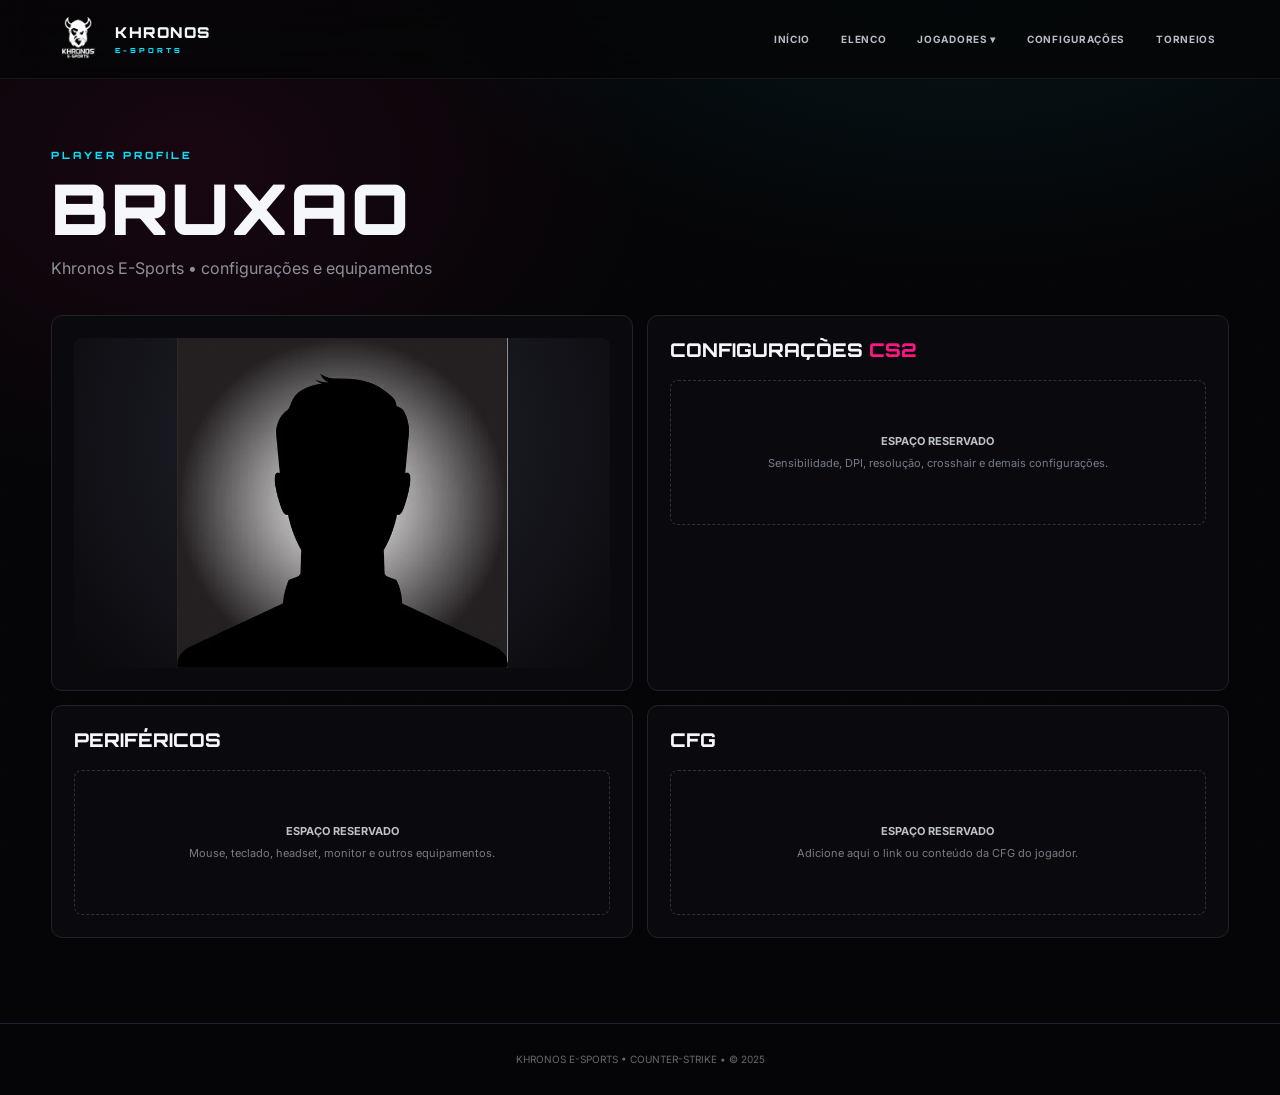
<file: configs/bruxao.html>
<!doctype html><html lang="pt-BR"><head><meta charset="utf-8"><meta name="viewport" content="width=device-width,initial-scale=1"><meta name="theme-color" content="#050507"><title>Bruxao — Configurações | Khronos E-Sports</title><link rel="stylesheet" href="../style.css"></head><body>
<header class="nav"><div class="container nav-inner">
<a class="brand" href="../index.html"><img src="../assets/khronos-logo.png" alt="Khronos"><span class="brand-name">KHRONOS<span class="brand-sub">E-SPORTS</span></span></a>
<nav class="menu"><a href="../index.html">INÍCIO</a><a href="../index.html#elenco">ELENCO</a>
<div class="drop"><button>JOGADORES ▾</button><div class="dropdown">
<a href="../configs/galano.html">Galano</a><a href="../configs/brx.html">BRX</a><a href="../configs/bruxao.html">Bruxao</a><a href="../configs/alone.html">Alone</a><a href="../configs/default.html">Default</a>
</div></div><a href="../configs.html">CONFIGURAÇÕES</a><a href="../index.html#historico">TORNEIOS</a></nav></div></header>
<main><section class="container config-head"><div class="kicker">PLAYER PROFILE</div><h1>BRUXAO</h1><p>Khronos E-Sports • configurações e equipamentos</p></section>
<section class="container config-grid">
<div class="config-card"><div class="profile-photo"><img src="../assets/placeholder.png" alt="Bruxao"></div></div>
<div class="config-card"><h2>CONFIGURAÇÕES <span>CS2</span></h2><div class="empty"><div><strong>ESPAÇO RESERVADO</strong>Sensibilidade, DPI, resolução, crosshair e demais configurações.</div></div></div>
<div class="config-card"><h2>PERIFÉRICOS</h2><div class="empty"><div><strong>ESPAÇO RESERVADO</strong>Mouse, teclado, headset, monitor e outros equipamentos.</div></div></div>
<div class="config-card"><h2>CFG</h2><div class="empty"><div><strong>ESPAÇO RESERVADO</strong>Adicione aqui o link ou conteúdo da CFG do jogador.</div></div></div>
</section></main><footer>KHRONOS E-SPORTS • COUNTER-STRIKE • © 2025</footer></body></html>
</file>
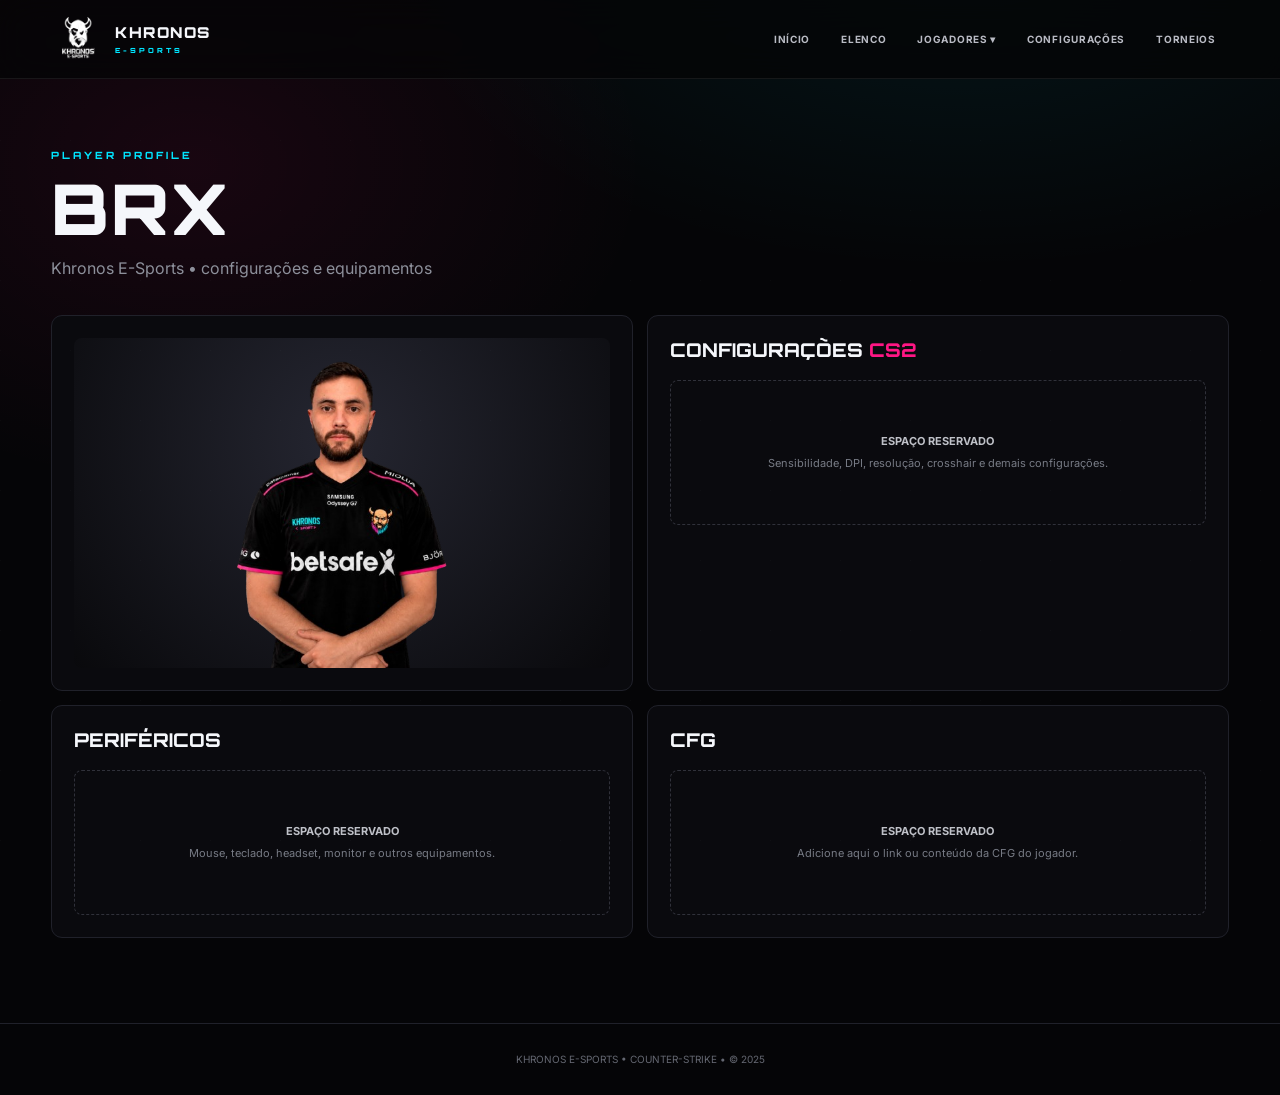
<file: configs/brx.html>
<!doctype html><html lang="pt-BR"><head><meta charset="utf-8"><meta name="viewport" content="width=device-width,initial-scale=1"><meta name="theme-color" content="#050507"><title>BRX — Configurações | Khronos E-Sports</title><link rel="stylesheet" href="../style.css"></head><body>
<header class="nav"><div class="container nav-inner">
<a class="brand" href="../index.html"><img src="../assets/khronos-logo.png" alt="Khronos"><span class="brand-name">KHRONOS<span class="brand-sub">E-SPORTS</span></span></a>
<nav class="menu"><a href="../index.html">INÍCIO</a><a href="../index.html#elenco">ELENCO</a>
<div class="drop"><button>JOGADORES ▾</button><div class="dropdown">
<a href="../configs/galano.html">Galano</a><a href="../configs/brx.html">BRX</a><a href="../configs/bruxao.html">Bruxao</a><a href="../configs/alone.html">Alone</a><a href="../configs/default.html">Default</a>
</div></div><a href="../configs.html">CONFIGURAÇÕES</a><a href="../index.html#historico">TORNEIOS</a></nav></div></header>
<main><section class="container config-head"><div class="kicker">PLAYER PROFILE</div><h1>BRX</h1><p>Khronos E-Sports • configurações e equipamentos</p></section>
<section class="container config-grid">
<div class="config-card"><div class="profile-photo"><img src="../assets/brx.png" alt="BRX"></div></div>
<div class="config-card"><h2>CONFIGURAÇÕES <span>CS2</span></h2><div class="empty"><div><strong>ESPAÇO RESERVADO</strong>Sensibilidade, DPI, resolução, crosshair e demais configurações.</div></div></div>
<div class="config-card"><h2>PERIFÉRICOS</h2><div class="empty"><div><strong>ESPAÇO RESERVADO</strong>Mouse, teclado, headset, monitor e outros equipamentos.</div></div></div>
<div class="config-card"><h2>CFG</h2><div class="empty"><div><strong>ESPAÇO RESERVADO</strong>Adicione aqui o link ou conteúdo da CFG do jogador.</div></div></div>
</section></main><footer>KHRONOS E-SPORTS • COUNTER-STRIKE • © 2025</footer></body></html>
</file>
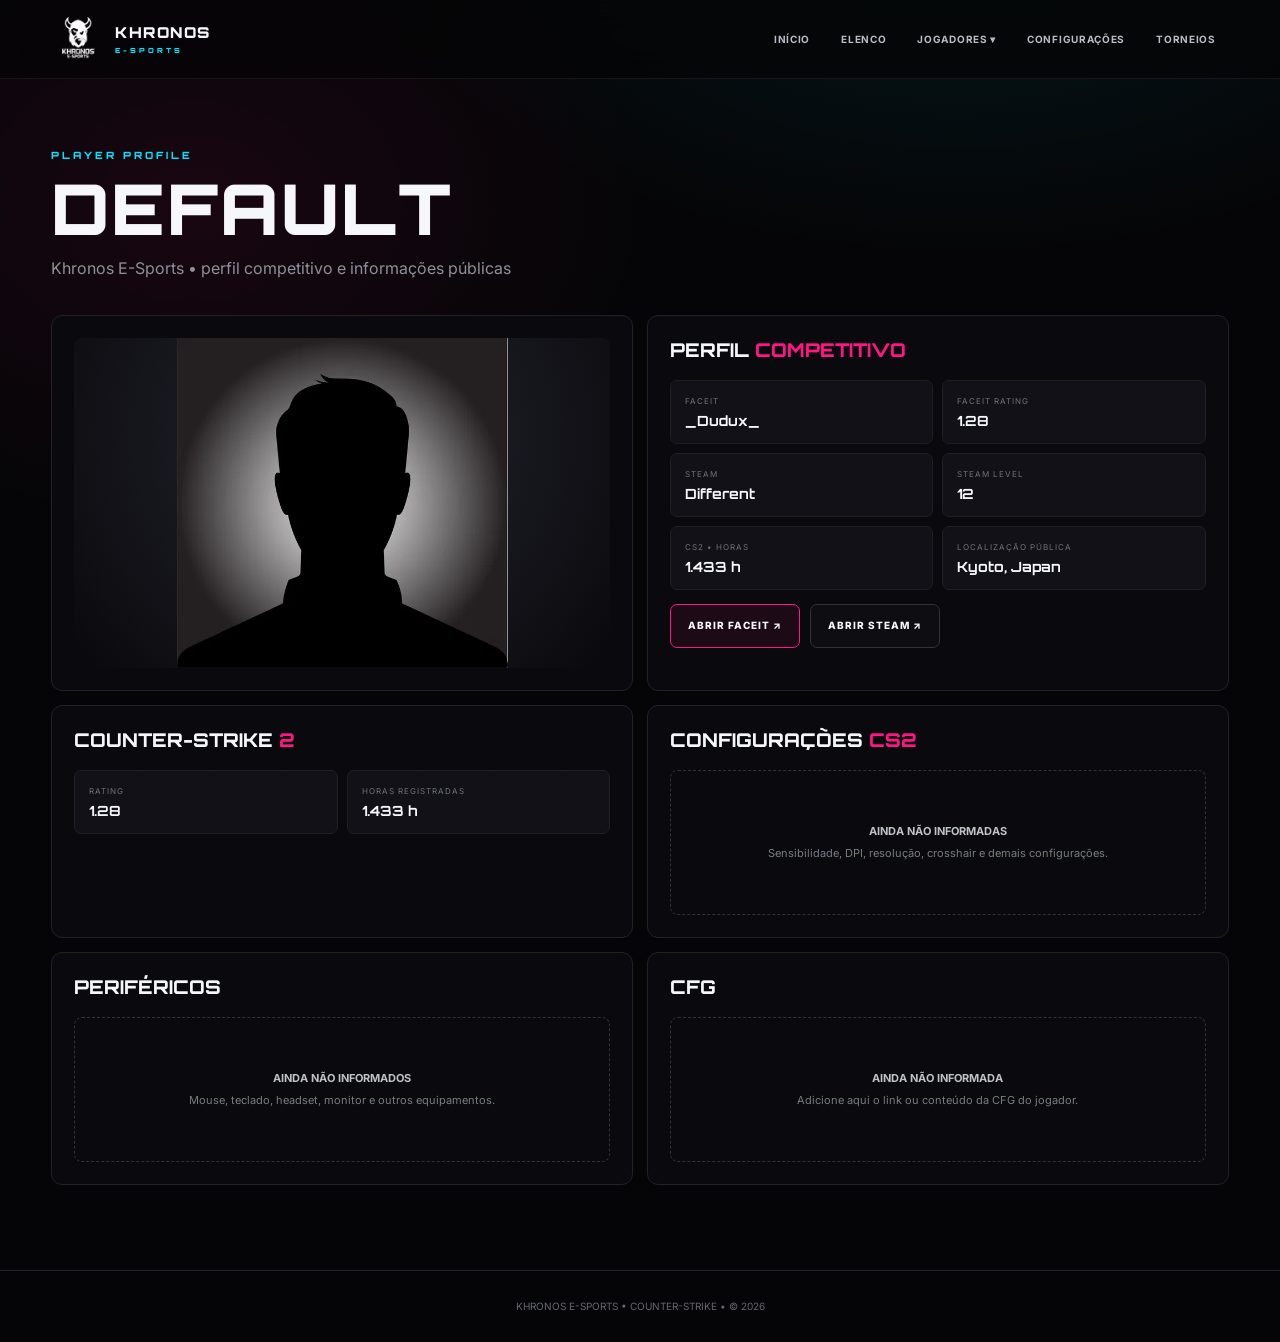
<file: configs/default.html>
<!doctype html>
<html lang="pt-BR">
<head>
<meta charset="utf-8">
<meta name="viewport" content="width=device-width,initial-scale=1">
<meta name="theme-color" content="#050507">
<title>Default — Perfil | Khronos E-Sports</title>
<link rel="stylesheet" href="../style.css">
</head>
<body>
<header class="nav"><div class="container nav-inner">
<a class="brand" href="../index.html">
<img src="../assets/khronos-logo.png" alt="Khronos">
<span class="brand-name">KHRONOS<span class="brand-sub">E-SPORTS</span></span>
</a>
<nav class="menu">
<a href="../index.html">INÍCIO</a>
<a href="../index.html#elenco">ELENCO</a>
<div class="drop"><button>JOGADORES ▾</button><div class="dropdown">
<a href="../configs/galano.html">Galano</a>
<a href="../configs/brx.html">BRX</a>
<a href="../configs/bruxao.html">Bruxao</a>
<a href="../configs/alone.html">Alone</a>
<a href="../configs/default.html">Default</a>
</div></div>
<a href="../configs.html">CONFIGURAÇÕES</a>
<a href="../index.html#historico">TORNEIOS</a>
</nav>
</div></header>

<main>
<section class="container config-head">
<div class="kicker">PLAYER PROFILE</div>
<h1>DEFAULT</h1>
<p>Khronos E-Sports • perfil competitivo e informações públicas</p>
</section>

<section class="container config-grid">

<div class="config-card">
<div class="profile-photo">
<img src="../assets/placeholder.png" alt="Default">
</div>
</div>

<div class="config-card">
<h2>PERFIL <span>COMPETITIVO</span></h2>
<div class="specs">
<div class="spec"><label>FACEIT</label><b>_Dudux_</b></div>
<div class="spec"><label>FACEIT RATING</label><b>1.28</b></div>
<div class="spec"><label>STEAM</label><b>Different</b></div>
<div class="spec"><label>STEAM LEVEL</label><b>12</b></div>
<div class="spec"><label>CS2 • HORAS</label><b>1.433 h</b></div>
<div class="spec"><label>LOCALIZAÇÃO PÚBLICA</label><b>Kyoto, Japan</b></div>
</div>
<div style="display:flex;gap:10px;flex-wrap:wrap;margin-top:14px">
<a class="btn" href="https://www.faceit.com/pt-br/players/_Dudux_" target="_blank" rel="noopener noreferrer">ABRIR FACEIT ↗</a>
<a class="btn alt" href="https://steamcommunity.com/id/DefaultDifferent/" target="_blank" rel="noopener noreferrer">ABRIR STEAM ↗</a>
</div>
</div>

<div class="config-card">
<h2>COUNTER-STRIKE <span>2</span></h2>
<div class="specs">
<div class="spec"><label>RATING</label><b>1.28</b></div>
<div class="spec"><label>HORAS REGISTRADAS</label><b>1.433 h</b></div>
</div>
</div>

<div class="config-card">
<h2>CONFIGURAÇÕES <span>CS2</span></h2>
<div class="empty"><div>
<strong>AINDA NÃO INFORMADAS</strong>
Sensibilidade, DPI, resolução, crosshair e demais configurações.
</div></div>
</div>

<div class="config-card">
<h2>PERIFÉRICOS</h2>
<div class="empty"><div>
<strong>AINDA NÃO INFORMADOS</strong>
Mouse, teclado, headset, monitor e outros equipamentos.
</div></div>
</div>

<div class="config-card">
<h2>CFG</h2>
<div class="empty"><div>
<strong>AINDA NÃO INFORMADA</strong>
Adicione aqui o link ou conteúdo da CFG do jogador.
</div></div>
</div>

</section>
</main>

<footer>KHRONOS E-SPORTS • COUNTER-STRIKE • © 2026</footer>
</body>
</html>
</file>
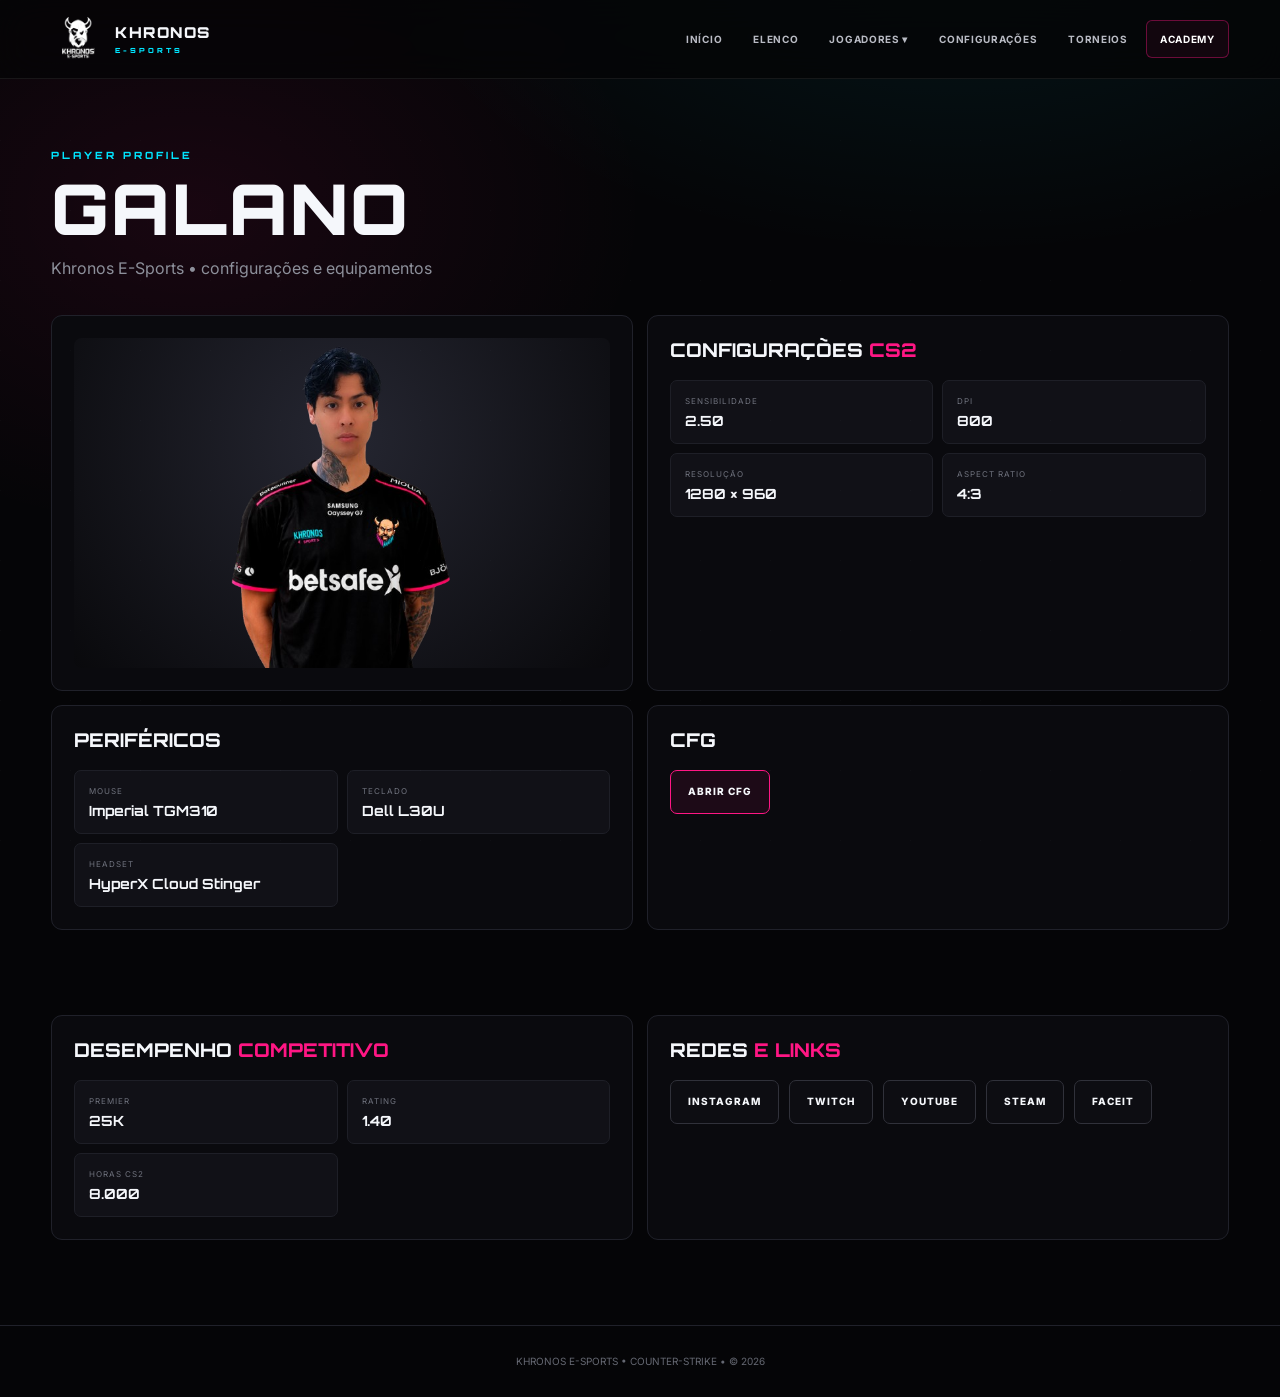
<file: configs/galano.html>
<!doctype html><html lang="pt-BR"><head><meta charset="utf-8"><meta name="viewport" content="width=device-width,initial-scale=1"><meta name="theme-color" content="#050507"><title>Galano — Configurações | Khronos E-Sports</title><link rel="stylesheet" href="../style.css"></head><body>
<header class="nav"><div class="container nav-inner">
<a class="brand" href="../index.html"><img src="../assets/khronos-logo.png" alt="Khronos"><span class="brand-name">KHRONOS<span class="brand-sub">E-SPORTS</span></span></a>
<nav class="menu"><a href="../index.html">INÍCIO</a><a href="../index.html#elenco">ELENCO</a>
<div class="drop"><button>JOGADORES ▾</button><div class="dropdown">
<a href="../configs/galano.html">Galano</a><a href="../configs/brx.html">BRX</a><a href="../configs/bruxao.html">Bruxao</a><a href="../configs/alone.html">Alone</a><a href="../configs/default.html">Default</a>
</div></div><a href="../configs.html">CONFIGURAÇÕES</a><a href="../index.html#historico">TORNEIOS</a><a class="academy-link" href="../academy.html">ACADEMY</a></nav></div></header>
<main><section class="container config-head"><div class="kicker">PLAYER PROFILE</div><h1>GALANO</h1><p>Khronos E-Sports • configurações e equipamentos</p></section>
<section class="container config-grid">
<div class="config-card"><div class="profile-photo"><img src="../assets/galano.png" alt="Galano"></div></div>
<div class="config-card"><h2>CONFIGURAÇÕES <span>CS2</span></h2><div class="specs">
        <div class="spec"><label>Sensibilidade</label><b>2.50</b></div><div class="spec"><label>DPI</label><b>800</b></div>
        <div class="spec"><label>Resolução</label><b>1280 × 960</b></div><div class="spec"><label>Aspect Ratio</label><b>4:3</b></div></div></div>
<div class="config-card"><h2>PERIFÉRICOS</h2><div class="specs"><div class="spec"><label>Mouse</label><b>Imperial TGM310</b></div><div class="spec"><label>Teclado</label><b>Dell L30U</b></div><div class="spec"><label>Headset</label><b>HyperX Cloud Stinger</b></div></div></div>
<div class="config-card"><h2>CFG</h2><div class="actions"><a class="btn" href="https://gamebanana.com/scripts/12370" target="_blank" rel="noopener noreferrer">ABRIR CFG</a></div></div>
</section><section class="container config-grid" style="padding-top:0"><div class="config-card"><h2>DESEMPENHO <span>COMPETITIVO</span></h2><div class="specs"><div class="spec"><label>Premier</label><b>25K</b></div><div class="spec"><label>Rating</label><b>1.40</b></div><div class="spec"><label>Horas CS2</label><b>8.000</b></div></div></div><div class="config-card"><h2>REDES <span>E LINKS</span></h2><div class="actions"><a class="btn alt" href="https://www.instagram.com/galanoplays/" target="_blank">INSTAGRAM</a><a class="btn alt" href="https://www.twitch.tv/galanoplays" target="_blank">TWITCH</a><a class="btn alt" href="https://www.youtube.com/@GalanoPlays" target="_blank">YOUTUBE</a><a class="btn alt" href="https://steamcommunity.com/profiles/76561198764764388" target="_blank">STEAM</a><a class="btn alt" href="https://www.faceit.com/pt-br/players/RinSeize" target="_blank">FACEIT</a></div></div></section></main><footer>KHRONOS E-SPORTS • COUNTER-STRIKE • © 2026</footer></body></html>
</file>
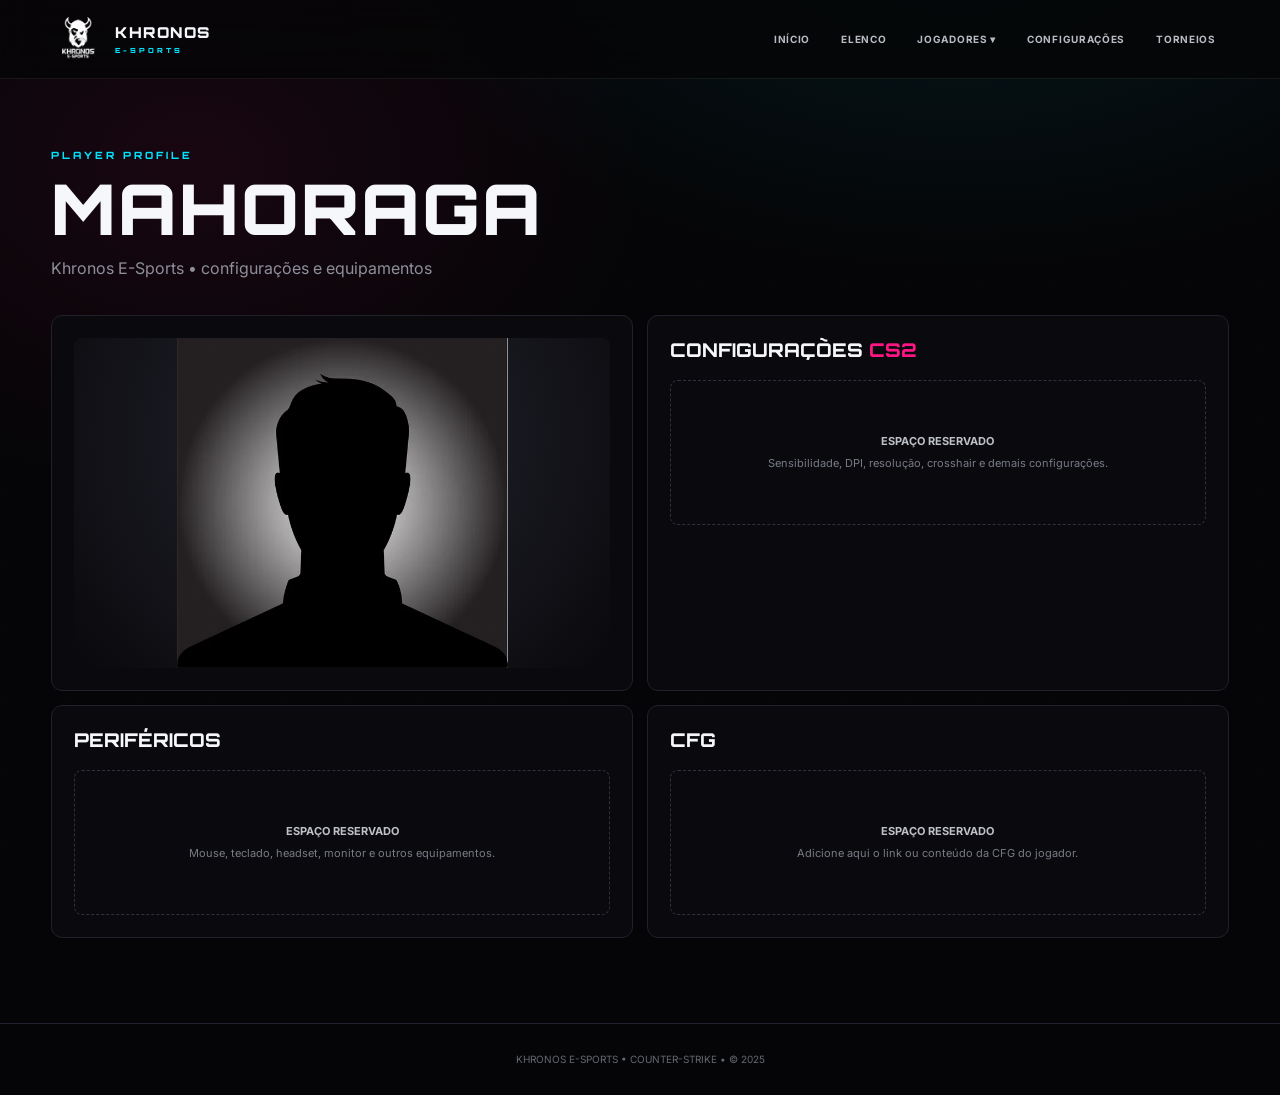
<file: configs/mahoraga.html>
<!doctype html><html lang="pt-BR"><head><meta charset="utf-8"><meta name="viewport" content="width=device-width,initial-scale=1"><meta name="theme-color" content="#050507"><title>Mahoraga — Configurações | Khronos E-Sports</title><link rel="stylesheet" href="../style.css"></head><body>
<header class="nav"><div class="container nav-inner">
<a class="brand" href="../index.html"><img src="../assets/khronos-logo.png" alt="Khronos"><span class="brand-name">KHRONOS<span class="brand-sub">E-SPORTS</span></span></a>
<nav class="menu"><a href="../index.html">INÍCIO</a><a href="../index.html#elenco">ELENCO</a>
<div class="drop"><button>JOGADORES ▾</button><div class="dropdown">
<a href="../configs/galano.html">Galano</a><a href="../configs/brx.html">BRX</a><a href="../configs/bruxao.html">Bruxao</a><a href="../configs/mahoraga.html">Mahoraga</a><a href="../configs/default.html">Default</a>
</div></div><a href="../configs.html">CONFIGURAÇÕES</a><a href="../index.html#historico">TORNEIOS</a></nav></div></header>
<main><section class="container config-head"><div class="kicker">PLAYER PROFILE</div><h1>MAHORAGA</h1><p>Khronos E-Sports • configurações e equipamentos</p></section>
<section class="container config-grid">
<div class="config-card"><div class="profile-photo"><img src="../assets/placeholder.png" alt="Mahoraga"></div></div>
<div class="config-card"><h2>CONFIGURAÇÕES <span>CS2</span></h2><div class="empty"><div><strong>ESPAÇO RESERVADO</strong>Sensibilidade, DPI, resolução, crosshair e demais configurações.</div></div></div>
<div class="config-card"><h2>PERIFÉRICOS</h2><div class="empty"><div><strong>ESPAÇO RESERVADO</strong>Mouse, teclado, headset, monitor e outros equipamentos.</div></div></div>
<div class="config-card"><h2>CFG</h2><div class="empty"><div><strong>ESPAÇO RESERVADO</strong>Adicione aqui o link ou conteúdo da CFG do jogador.</div></div></div>
</section></main><footer>KHRONOS E-SPORTS • COUNTER-STRIKE • © 2025</footer></body></html>
</file>
<file: style.css>
@import url('https://fonts.googleapis.com/css2?family=Inter:wght@400;500;600;700;800&family=Orbitron:wght@500;600;700;800;900&display=swap');
:root{--bg:#050507;--panel:#0b0b10;--line:#20212a;--text:#f5f7fb;--muted:#8d909b;--pink:#ff1684;--cyan:#00e5ff;--green:#35e58b;--red:#ff5577}*{box-sizing:border-box;margin:0;padding:0}html{scroll-behavior:smooth}body{background:radial-gradient(900px 500px at 75% -5%,rgba(0,229,255,.08),transparent 65%),radial-gradient(700px 500px at 15% 15%,rgba(255,22,132,.08),transparent 65%),var(--bg);color:var(--text);font-family:Inter,Arial,sans-serif;line-height:1.5}body:before{content:"";position:fixed;inset:0;pointer-events:none;opacity:.025;background-image:linear-gradient(135deg,#fff 1px,transparent 1px);background-size:70px 70px}a{text-decoration:none;color:inherit}.container{width:min(1180px,92%);margin:auto}.nav{position:sticky;top:0;z-index:100;background:rgba(5,5,7,.82);backdrop-filter:blur(18px);border-bottom:1px solid rgba(255,255,255,.07)}.nav-inner{min-height:78px;display:flex;align-items:center;justify-content:space-between;gap:30px}.brand{display:flex;align-items:center;gap:10px;font-family:Orbitron,sans-serif;font-weight:900;letter-spacing:1.5px}.brand img{width:54px;height:54px;object-fit:contain}.brand-name{font-size:15px}.brand-sub{display:block;font-size:7px;letter-spacing:3px;color:var(--cyan);margin-top:2px}.menu{display:flex;align-items:center;gap:5px}.menu>a,.drop>button{font:700 10px Inter;border:0;background:none;color:#b9bbc4;padding:12px 13px;cursor:pointer;letter-spacing:.7px}.menu>a:hover,.drop>button:hover{color:#fff}.drop{position:relative}.drop:hover .dropdown{opacity:1;pointer-events:auto;transform:translateY(0)}.dropdown{position:absolute;right:0;top:46px;width:210px;padding:8px;background:#0c0c11;border:1px solid var(--line);box-shadow:0 20px 50px #000;opacity:0;pointer-events:none;transform:translateY(-5px);transition:.2s}.dropdown a{display:block;padding:11px 12px;border-radius:7px;font-size:11px;color:#aeb1bb}.dropdown a:hover{background:#17171e;color:#fff}.hero{position:relative;min-height:calc(100vh - 78px);display:flex;align-items:center;overflow:hidden}.hero-grid{position:absolute;inset:0;background:linear-gradient(90deg,rgba(5,5,7,.98) 0%,rgba(5,5,7,.82) 42%,rgba(5,5,7,.35) 100%)}.hero-lines{position:absolute;inset:-20%;background:repeating-linear-gradient(135deg,transparent 0 130px,rgba(255,255,255,.025) 131px 133px);transform:rotate(-5deg)}.hero-content{position:relative;z-index:2;padding:100px 0 120px}.kicker{font:800 10px Orbitron;letter-spacing:3px;color:var(--cyan);text-transform:uppercase;margin-bottom:17px}h1{font:900 clamp(52px,8vw,102px)/.88 Orbitron;letter-spacing:2px}h1 em{font-style:normal;color:var(--pink);text-shadow:0 0 30px rgba(255,22,132,.22)}.hero-copy{max-width:620px;color:#a8abb5;font-size:15px;margin:26px 0 30px}.actions{display:flex;gap:10px;flex-wrap:wrap}.btn{display:inline-flex;align-items:center;justify-content:center;min-height:44px;padding:0 17px;border-radius:7px;font-size:10px;font-weight:800;letter-spacing:1px;border:1px solid var(--pink);background:rgba(255,22,132,.08);transition:.2s}.btn:hover{background:var(--pink);color:#09090b;transform:translateY(-2px)}.btn.alt{border-color:#30313a;background:#0d0d12}.stats{display:grid;grid-template-columns:repeat(4,1fr);gap:10px;margin-top:50px;max-width:760px}.stat{padding:16px 18px;background:rgba(12,12,17,.72);border:1px solid var(--line);border-radius:9px}.stat b{display:block;font:800 22px Orbitron}.stat span{font-size:9px;color:var(--muted);text-transform:uppercase;letter-spacing:1px}.section{padding:92px 0}.section.alt{background:#07070a;border-block:1px solid #171820}.heading{display:flex;align-items:end;justify-content:space-between;gap:20px;margin-bottom:30px}.heading .kicker{margin-bottom:7px}.heading h2{font:800 clamp(28px,4vw,40px) Orbitron}.heading p{color:var(--muted);font-size:12px}.players{display:grid;grid-template-columns:repeat(5,1fr);gap:12px}.player{position:relative;background:linear-gradient(180deg,#111118,#09090c);border:1px solid var(--line);border-radius:12px;overflow:hidden;transition:.25s}.player:hover{transform:translateY(-7px);border-color:rgba(255,22,132,.65);box-shadow:0 25px 55px rgba(0,0,0,.45)}.player .photo{height:300px;background:radial-gradient(circle at 50% 30%,#252631,#09090c);display:flex;align-items:end;justify-content:center}.player .photo img{width:100%;height:100%;object-fit:contain}.player .info{padding:16px}.tag{font-size:8px;font-weight:800;letter-spacing:2px;color:var(--cyan)}.player h3{font:800 18px Orbitron;margin:5px 0}.player p{font-size:11px;color:var(--muted)}.coach{margin-top:14px;padding:18px 20px;border:1px solid var(--line);border-radius:10px;background:#0a0a0e;display:flex;justify-content:space-between;align-items:center}.coach b{font:800 16px Orbitron}.coach span{display:block;color:var(--muted);font-size:11px;margin-top:3px}.badge{font-size:8px;font-weight:800;color:var(--pink);border:1px solid rgba(255,22,132,.5);padding:8px 10px;border-radius:6px}.table-wrap{overflow:auto;border:1px solid var(--line);border-radius:10px;background:#09090c}.table{width:100%;border-collapse:collapse;min-width:700px}.table th,.table td{padding:17px 18px;border-bottom:1px solid #1a1b22;text-align:left;font-size:12px}.table th{font:800 9px Orbitron;color:#727680;letter-spacing:1px}.table td:first-child{color:var(--cyan);font-weight:800}.top{color:var(--pink);font-weight:800}.matches{display:grid;gap:9px}.match{display:grid;grid-template-columns:125px 1.2fr 1fr 90px 60px;gap:16px;align-items:center;padding:17px 18px;background:#0a0a0e;border:1px solid var(--line);border-radius:9px}.match div{font-size:11px}.date{color:#727680}.result{font-weight:800}.result.w{color:var(--green)}.result.l{color:var(--red)}.rating{font:800 12px Orbitron;color:var(--cyan);text-align:right}.cta-band{padding:55px 0;background:linear-gradient(90deg,rgba(255,22,132,.08),rgba(0,229,255,.05));border-block:1px solid var(--line)}.cta-band-inner{display:flex;align-items:center;justify-content:space-between;gap:25px}.cta-band h2{font:800 25px Orbitron}.cta-band p{color:var(--muted);font-size:12px;margin-top:5px}footer{padding:28px 0;border-top:1px solid var(--line);color:#656872;font-size:10px;text-align:center}.config-head{padding:70px 0 35px}.config-head h1{font-size:clamp(40px,6vw,70px)}.config-head p{max-width:650px;color:var(--muted);margin-top:16px}.config-grid{display:grid;grid-template-columns:repeat(2,1fr);gap:14px;padding-bottom:85px}.config-card{background:#0a0a0e;border:1px solid var(--line);border-radius:11px;padding:22px}.config-card h2{font:800 19px Orbitron;margin-bottom:18px}.config-card h2 span{color:var(--pink)}.specs{display:grid;grid-template-columns:1fr 1fr;gap:9px}.spec{background:#111117;border:1px solid #1e1f27;padding:14px;border-radius:7px}.spec label{display:block;color:#6f727d;font-size:8px;text-transform:uppercase;letter-spacing:1px}.spec b{display:block;font:700 14px Orbitron;margin-top:5px}.empty{min-height:145px;border:1px dashed #30313a;border-radius:8px;display:grid;place-items:center;text-align:center;color:#777b85;font-size:11px}.empty strong{display:block;color:#bfc1c8;margin-bottom:5px}.profile-photo{height:330px;background:radial-gradient(circle at 50% 30%,#252631,#09090c);border-radius:8px;display:flex;align-items:end;justify-content:center;overflow:hidden}.profile-photo img{width:100%;height:100%;object-fit:contain}@media(max-width:950px){.players{grid-template-columns:repeat(2,1fr)}.stats{grid-template-columns:repeat(2,1fr)}.nav-inner{flex-wrap:wrap;padding:12px 0}.menu{width:100%;overflow:auto}.match{grid-template-columns:1fr 1fr}.rating{text-align:left}}@media(max-width:580px){.players,.config-grid{grid-template-columns:1fr}.stats{grid-template-columns:1fr 1fr}.heading{align-items:start;flex-direction:column}.hero-content{padding:80px 0}.menu>a,.drop>button{padding:9px 8px}.brand img{width:43px;height:43px}}

/* KHRONOS ACADEMY */
.academy-link{color:#fff!important;border:1px solid rgba(255,22,132,.38)!important;border-radius:6px;background:rgba(255,22,132,.06)!important}.academy-link:hover,.academy-link.active{background:var(--pink)!important;color:#07070a!important}
.academy-hero{position:relative;min-height:calc(100vh - 78px);display:flex;align-items:center;overflow:hidden;background:radial-gradient(700px 500px at 80% 35%,rgba(255,22,132,.13),transparent 68%),radial-gradient(650px 450px at 10% 80%,rgba(0,229,255,.08),transparent 68%)}.academy-grid{position:absolute;inset:0;opacity:.32;background-image:linear-gradient(rgba(255,255,255,.035) 1px,transparent 1px),linear-gradient(90deg,rgba(255,255,255,.035) 1px,transparent 1px);background-size:55px 55px;mask-image:linear-gradient(to right,transparent,#000 22%,#000 78%,transparent)}.academy-glow{position:absolute;border-radius:50%;filter:blur(70px);pointer-events:none}.academy-glow-pink{width:320px;height:320px;background:rgba(255,22,132,.16);right:8%;top:15%}.academy-glow-cyan{width:260px;height:260px;background:rgba(0,229,255,.1);left:4%;bottom:5%}.academy-hero-content{position:relative;z-index:2;padding:100px 0}.academy-hero h1{font-size:clamp(52px,8vw,100px)}.academy-lead{max-width:700px;color:#a8abb5;font-size:15px;margin:26px 0 30px}.academy-actions{display:flex;gap:10px;flex-wrap:wrap}.academy-mini-stats{display:grid;grid-template-columns:repeat(3,160px);gap:10px;margin-top:48px}.academy-mini-stats>div{padding:16px;background:rgba(12,12,17,.75);border:1px solid var(--line);border-radius:9px}.academy-mini-stats b{display:block;font:800 23px Orbitron;color:#fff}.academy-mini-stats span{font-size:8px;color:var(--muted);text-transform:uppercase;letter-spacing:1px}.story-grid{display:grid;grid-template-columns:1.25fr .9fr;gap:70px;align-items:center}.story-copy p{color:#a4a7b0;font-size:14px;line-height:1.9;margin-bottom:18px}.story-copy strong{color:#fff}.story-quote{display:flex;gap:12px;align-items:center;margin-top:30px;padding:18px 20px;border-left:2px solid var(--pink);background:linear-gradient(90deg,rgba(255,22,132,.07),transparent);border-radius:0 8px 8px 0}.story-quote>span{font:800 40px Georgia;color:var(--pink);line-height:1}.story-quote strong{font:800 13px Orbitron}.story-quote small{display:block;color:var(--cyan);font-size:8px;letter-spacing:2px;margin-top:6px}.journey{background:#09090c;border:1px solid var(--line);border-radius:12px;padding:22px}.journey-step{display:flex;align-items:center;gap:16px}.journey-step>b{width:42px;height:42px;display:grid;place-items:center;border:1px solid rgba(255,22,132,.45);border-radius:8px;color:var(--pink);font:800 11px Orbitron;flex:none}.journey-step strong{display:block;font:800 12px Orbitron}.journey-step span{display:block;color:var(--muted);font-size:10px;margin-top:4px;line-height:1.5}.journey-line{height:22px;width:1px;background:linear-gradient(var(--pink),#252630);margin-left:20px}.academy-cards{display:grid;grid-template-columns:repeat(5,1fr);gap:12px}.academy-card{background:linear-gradient(180deg,#111118,#09090c);border:1px solid var(--line);border-radius:12px;overflow:hidden;transition:.25s}.academy-card:hover{transform:translateY(-6px);border-color:rgba(255,22,132,.55);box-shadow:0 25px 55px rgba(0,0,0,.4)}.academy-photo{height:285px;background:radial-gradient(circle at 50% 30%,#292a35,#09090c);position:relative;display:flex;align-items:end;justify-content:center;overflow:hidden}.academy-photo img{width:100%;height:100%;object-fit:contain}.photo-label{position:absolute;left:12px;bottom:12px;font:800 8px Orbitron;letter-spacing:1.5px;color:#fff;background:rgba(5,5,7,.78);border:1px solid rgba(255,255,255,.1);padding:7px 9px;border-radius:5px}.coach-photo .initials{font:900 150px Orbitron;color:rgba(255,22,132,.17);line-height:1;transform:translateY(8px)}.academy-card-body{padding:16px}.academy-card h3{font:800 18px Orbitron;margin:5px 0}.academy-card-body>p{font-size:10px;color:var(--muted);line-height:1.7;min-height:52px}.role-line{margin-top:15px;padding-top:12px;border-top:1px solid #1b1c23}.role-line span{display:block;color:#686b75;font-size:7px;letter-spacing:1.3px}.role-line b{display:block;font:700 9px Orbitron;margin-top:4px}.vacancy{border-style:dashed;background:linear-gradient(180deg,#0e0e13,#08080b)}.vacancy:hover{border-style:solid}.vacancy-mark{height:285px;display:grid;place-items:center;font:300 90px Inter;color:rgba(255,255,255,.13);background:radial-gradient(circle at 50% 45%,rgba(255,22,132,.09),transparent 55%)}.vacancy .academy-card-body>p{min-height:52px}.academy-cta{padding:65px 0;background:linear-gradient(90deg,rgba(255,22,132,.09),rgba(0,229,255,.05));border-block:1px solid var(--line)}.academy-cta-inner{display:flex;align-items:center;justify-content:space-between;gap:30px}.academy-cta h2{font:800 clamp(24px,4vw,36px) Orbitron}.academy-cta p{max-width:680px;color:var(--muted);font-size:12px;margin-top:7px}.academy-cta .kicker{margin-bottom:8px}
@media(max-width:1050px){.academy-cards{grid-template-columns:repeat(3,1fr)}.story-grid{gap:35px}}@media(max-width:800px){.story-grid{grid-template-columns:1fr}.academy-mini-stats{grid-template-columns:repeat(3,1fr);width:100%}.academy-cta-inner{align-items:flex-start;flex-direction:column}}@media(max-width:580px){.academy-cards{grid-template-columns:1fr}.academy-mini-stats{grid-template-columns:1fr 1fr}.academy-mini-stats>div:last-child{grid-column:1/-1}.academy-hero-content{padding:75px 0}.academy-photo,.vacancy-mark{height:330px}}

/* =========================
   ÁREA DOS ALUNOS
   ========================= */
.menu .students-link{border:1px solid rgba(255,22,132,.5);border-radius:6px;color:#fff!important;background:rgba(255,22,132,.06)}
.menu .students-link:hover,.menu .students-link.active{background:var(--pink);color:#08080b!important;border-color:var(--pink)}
.students-hero{position:relative;min-height:calc(82vh - 78px);display:flex;align-items:center;overflow:hidden;border-bottom:1px solid #171820}
.students-hero-lines{position:absolute;inset:-30%;background:repeating-linear-gradient(135deg,transparent 0 120px,rgba(255,255,255,.025) 121px 123px);transform:rotate(-6deg)}
.students-glow{position:absolute;width:520px;height:520px;border-radius:50%;filter:blur(100px);opacity:.16;pointer-events:none}.students-glow.pink{background:var(--pink);right:8%;top:-240px}.students-glow.cyan{background:var(--cyan);left:-260px;bottom:-280px}
.students-hero-content{position:relative;z-index:2;padding:105px 0 90px}.students-hero h1{font-size:clamp(48px,7vw,88px)}.students-lead{max-width:690px;color:#a8abb5;font-size:15px;margin:24px 0 28px}.students-actions{display:flex;gap:10px;flex-wrap:wrap}.student-stats{display:grid;grid-template-columns:repeat(3,170px);gap:10px;margin-top:45px}.student-stats>div{padding:15px 17px;background:rgba(12,12,17,.78);border:1px solid var(--line);border-radius:9px}.student-stats b{display:block;font:800 17px Orbitron}.student-stats span{font-size:8px;color:var(--muted);letter-spacing:1px;text-transform:uppercase}
.student-course{padding-top:82px}.course-layout{display:grid;grid-template-columns:minmax(0,1.55fr) minmax(310px,.7fr);gap:18px}.course-info,.course-buy,.access-card{background:linear-gradient(180deg,#111118,#09090c);border:1px solid var(--line);border-radius:13px}.course-info{padding:34px}.course-badge{display:inline-block;padding:7px 9px;border:1px solid rgba(0,229,255,.25);border-radius:5px;color:var(--cyan);font:800 8px Orbitron;letter-spacing:1.3px}.course-info h3{font:800 clamp(26px,4vw,42px) Orbitron;margin:17px 0 10px}.course-info>p{max-width:720px;color:var(--muted);font-size:12px;line-height:1.8}.feature-grid{display:grid;grid-template-columns:repeat(3,1fr);gap:10px;margin-top:28px}.feature-grid div{padding:16px;border:1px solid #1c1d25;background:#0c0c11;border-radius:8px}.feature-grid strong{display:block;color:var(--pink);font:800 10px Orbitron}.feature-grid span{display:block;font-size:10px;color:#c4c6cd;margin-top:7px}.course-buy{padding:28px;align-self:start;position:sticky;top:100px}.price-label{font:800 8px Orbitron;letter-spacing:1.5px;color:var(--muted)}.price{font:800 22px Orbitron;margin:10px 0}.price strong{font-size:50px;color:#fff}.price small{font-size:18px}.price-note{font-size:10px;color:var(--muted);margin-bottom:20px}.check-list{list-style:none;border-top:1px solid var(--line);padding-top:12px;margin-bottom:20px}.check-list li{font-size:10px;color:#b8bac3;padding:8px 0}.check-list li:before{content:'✓';color:var(--cyan);font-weight:800;margin-right:9px}.buy-btn{width:100%;font-size:10px}.secure-note{font-size:8px;line-height:1.6;color:#686b75;text-align:center;margin-top:12px}
.access-grid{display:grid;grid-template-columns:1fr 1fr;gap:16px}.access-card{padding:28px}.access-card.register-card{border-color:rgba(255,22,132,.24)}.access-icon{display:grid;place-items:center;width:38px;height:38px;border:1px solid rgba(255,22,132,.35);border-radius:8px;color:var(--pink);font:700 19px Orbitron;margin-bottom:15px}.access-card h3{font:800 17px Orbitron}.access-card>p{font-size:10px;color:var(--muted);line-height:1.7;margin:9px 0 19px}.access-card form{display:grid;gap:8px}.access-card label{font:800 8px Inter;letter-spacing:1px;color:#777a84;margin-top:3px}.access-card input{height:43px;border:1px solid #252630;border-radius:7px;background:#08080c;color:#fff;padding:0 12px;outline:none;font:500 11px Inter}.access-card input:focus{border-color:rgba(255,22,132,.7);box-shadow:0 0 0 3px rgba(255,22,132,.06)}.access-card form .btn{margin-top:8px}.demo-notice,.lesson-note{margin-top:18px;padding:14px 16px;border:1px dashed #30313b;background:#0b0b10;border-radius:8px;color:#777a85;font-size:9px;line-height:1.7}.demo-notice strong{color:var(--pink)}
.lesson-list{display:grid;gap:9px}.lesson{display:flex;align-items:center;gap:18px;padding:17px 18px;border:1px solid var(--line);background:#0b0b10;border-radius:9px}.lesson-number{width:43px;height:43px;display:grid;place-items:center;border:1px solid #2a2b34;border-radius:7px;color:var(--pink);font:800 10px Orbitron;flex:none}.lesson-main{flex:1}.lesson-main>span{font:800 7px Orbitron;color:var(--cyan);letter-spacing:1.3px}.lesson-main h3{font:700 13px Orbitron;margin:4px 0}.lesson-main p{font-size:9px;color:#777a84}.lesson .lock{font-size:14px;opacity:.65}.lesson.locked{opacity:.72}.student-cta{padding:65px 0;background:linear-gradient(90deg,rgba(255,22,132,.09),rgba(0,229,255,.04));border-block:1px solid var(--line)}.student-cta-inner{display:flex;align-items:center;justify-content:space-between;gap:30px}.student-cta h2{font:800 clamp(24px,4vw,36px) Orbitron}.student-cta p{font-size:11px;color:var(--muted);margin-top:7px}
.modal{position:fixed;inset:0;z-index:500;display:none;align-items:center;justify-content:center;padding:20px}.modal.open{display:flex}.modal-backdrop{position:absolute;inset:0;background:rgba(0,0,0,.78);backdrop-filter:blur(8px)}.modal-card{position:relative;z-index:2;width:min(470px,100%);padding:30px;border:1px solid #2a2b35;border-radius:14px;background:linear-gradient(180deg,#121218,#08080c);box-shadow:0 30px 100px rgba(0,0,0,.65)}.modal-close{position:absolute;right:14px;top:10px;border:0;background:none;color:#858894;font-size:25px;cursor:pointer}.modal-card h2{font:800 25px Orbitron;margin-top:2px}.modal-description{font-size:11px;color:var(--muted);margin:8px 0 20px}.modal-description strong{color:#fff}.pix-placeholder{height:205px;width:205px;margin:0 auto 18px;border:1px dashed #383943;border-radius:10px;background:#0a0a0e;display:grid;place-items:center;align-content:center;gap:5px;text-align:center}.pix-mark{font:900 35px Orbitron;color:var(--pink)}.pix-placeholder span{font:800 9px Orbitron;letter-spacing:2px}.pix-placeholder small{max-width:145px;color:#646772;font-size:7px;line-height:1.5}.pix-copy{border:1px solid #252630;border-radius:7px;background:#0a0a0e;padding:11px;margin-bottom:12px}.pix-copy span{display:block;color:#777a84;font:800 7px Orbitron;letter-spacing:1px;margin-bottom:5px}.pix-copy div{font-size:9px;color:#a4a6ae}.modal-card>.btn{width:100%}.payment-message{color:var(--cyan);font-size:9px;line-height:1.6;margin-top:10px;text-align:center}.modal-open{overflow:hidden}
@media(max-width:1050px){.course-layout{grid-template-columns:1fr}.course-buy{position:static}.student-stats{grid-template-columns:repeat(3,1fr);max-width:650px}.menu{gap:0}.menu>a,.drop>button{padding-left:8px;padding-right:8px}}
@media(max-width:800px){.nav-inner{align-items:flex-start;padding:10px 0;flex-direction:column}.menu{width:100%;overflow-x:auto;padding-bottom:4px}.menu>a,.drop>button{white-space:nowrap}.students-hero{min-height:auto}.students-hero-content{padding:80px 0}.access-grid{grid-template-columns:1fr}.student-cta-inner{align-items:flex-start;flex-direction:column}.feature-grid{grid-template-columns:repeat(2,1fr)}}
@media(max-width:580px){.student-stats{grid-template-columns:1fr}.feature-grid{grid-template-columns:1fr}.course-info,.course-buy,.access-card{padding:22px}.lesson{gap:11px}.lesson-main p{display:none}.modal-card{padding:23px}.pix-placeholder{height:180px;width:180px}}
</file>
